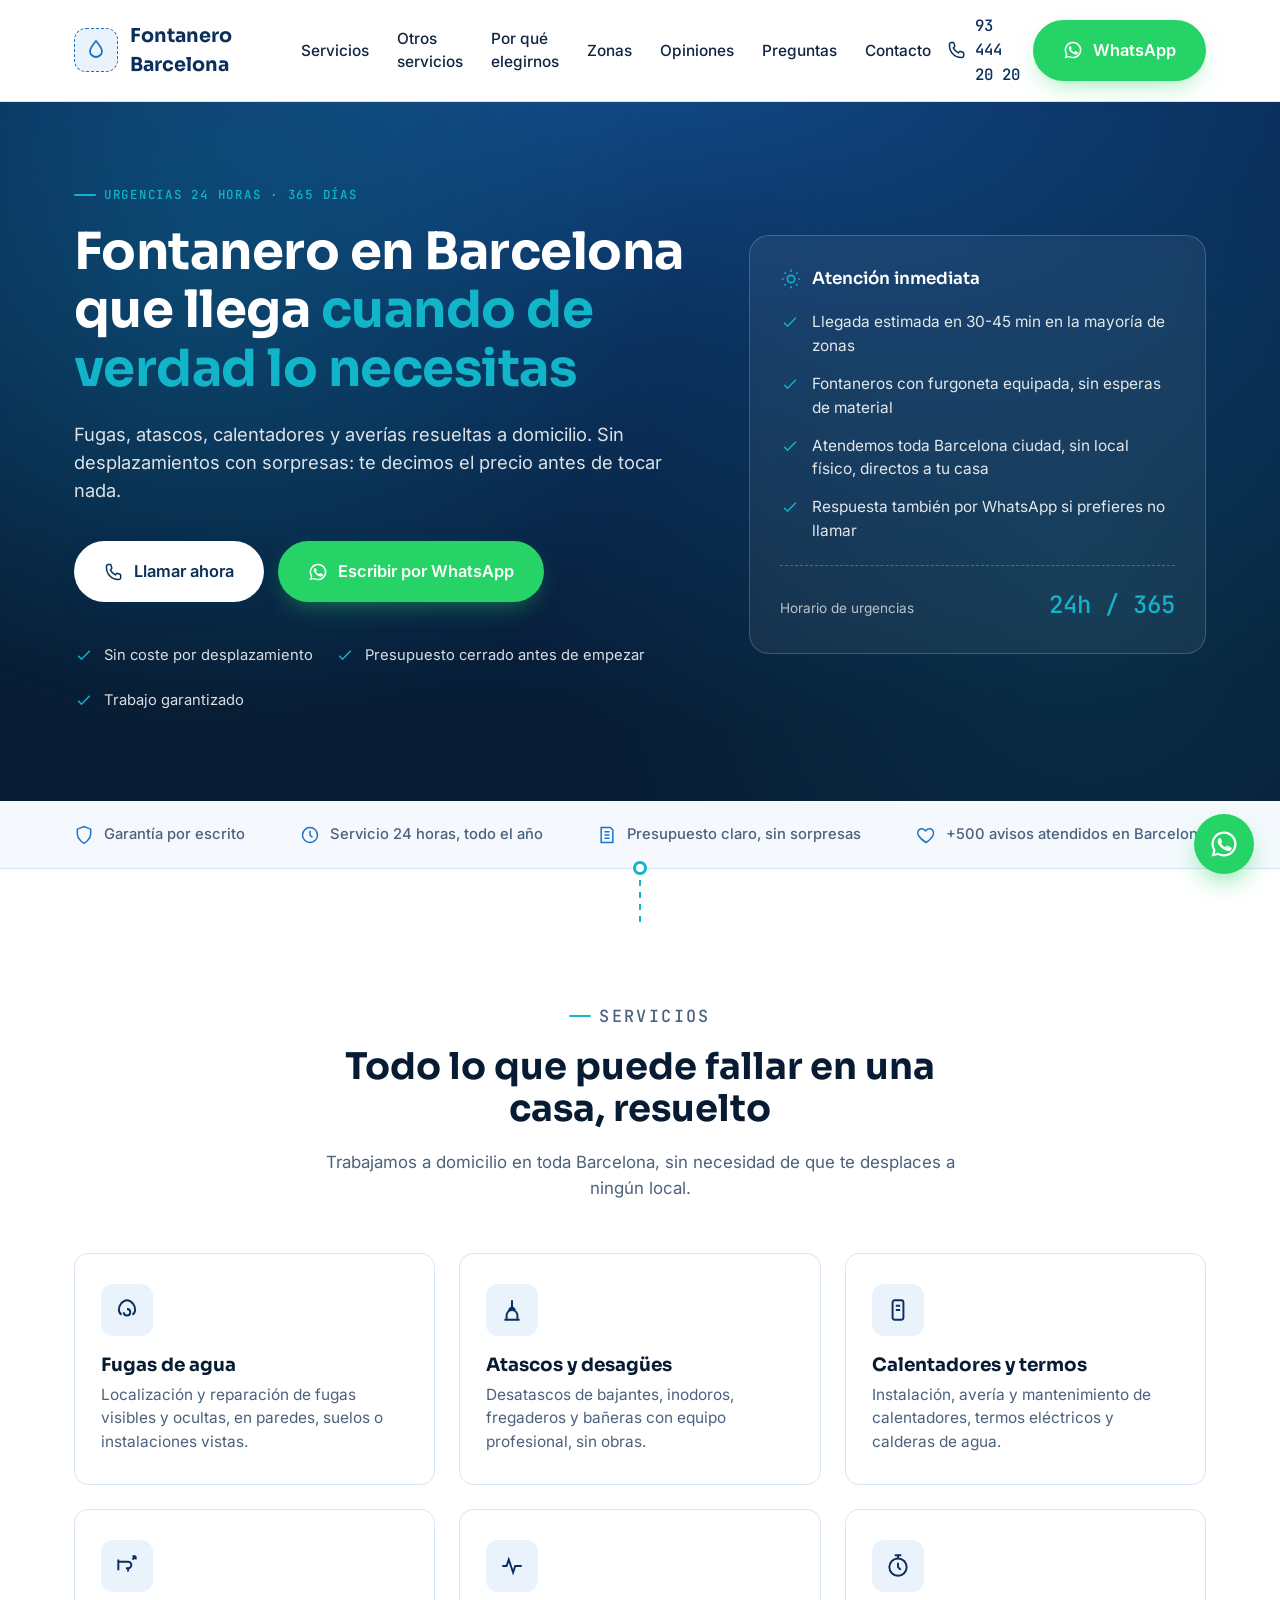
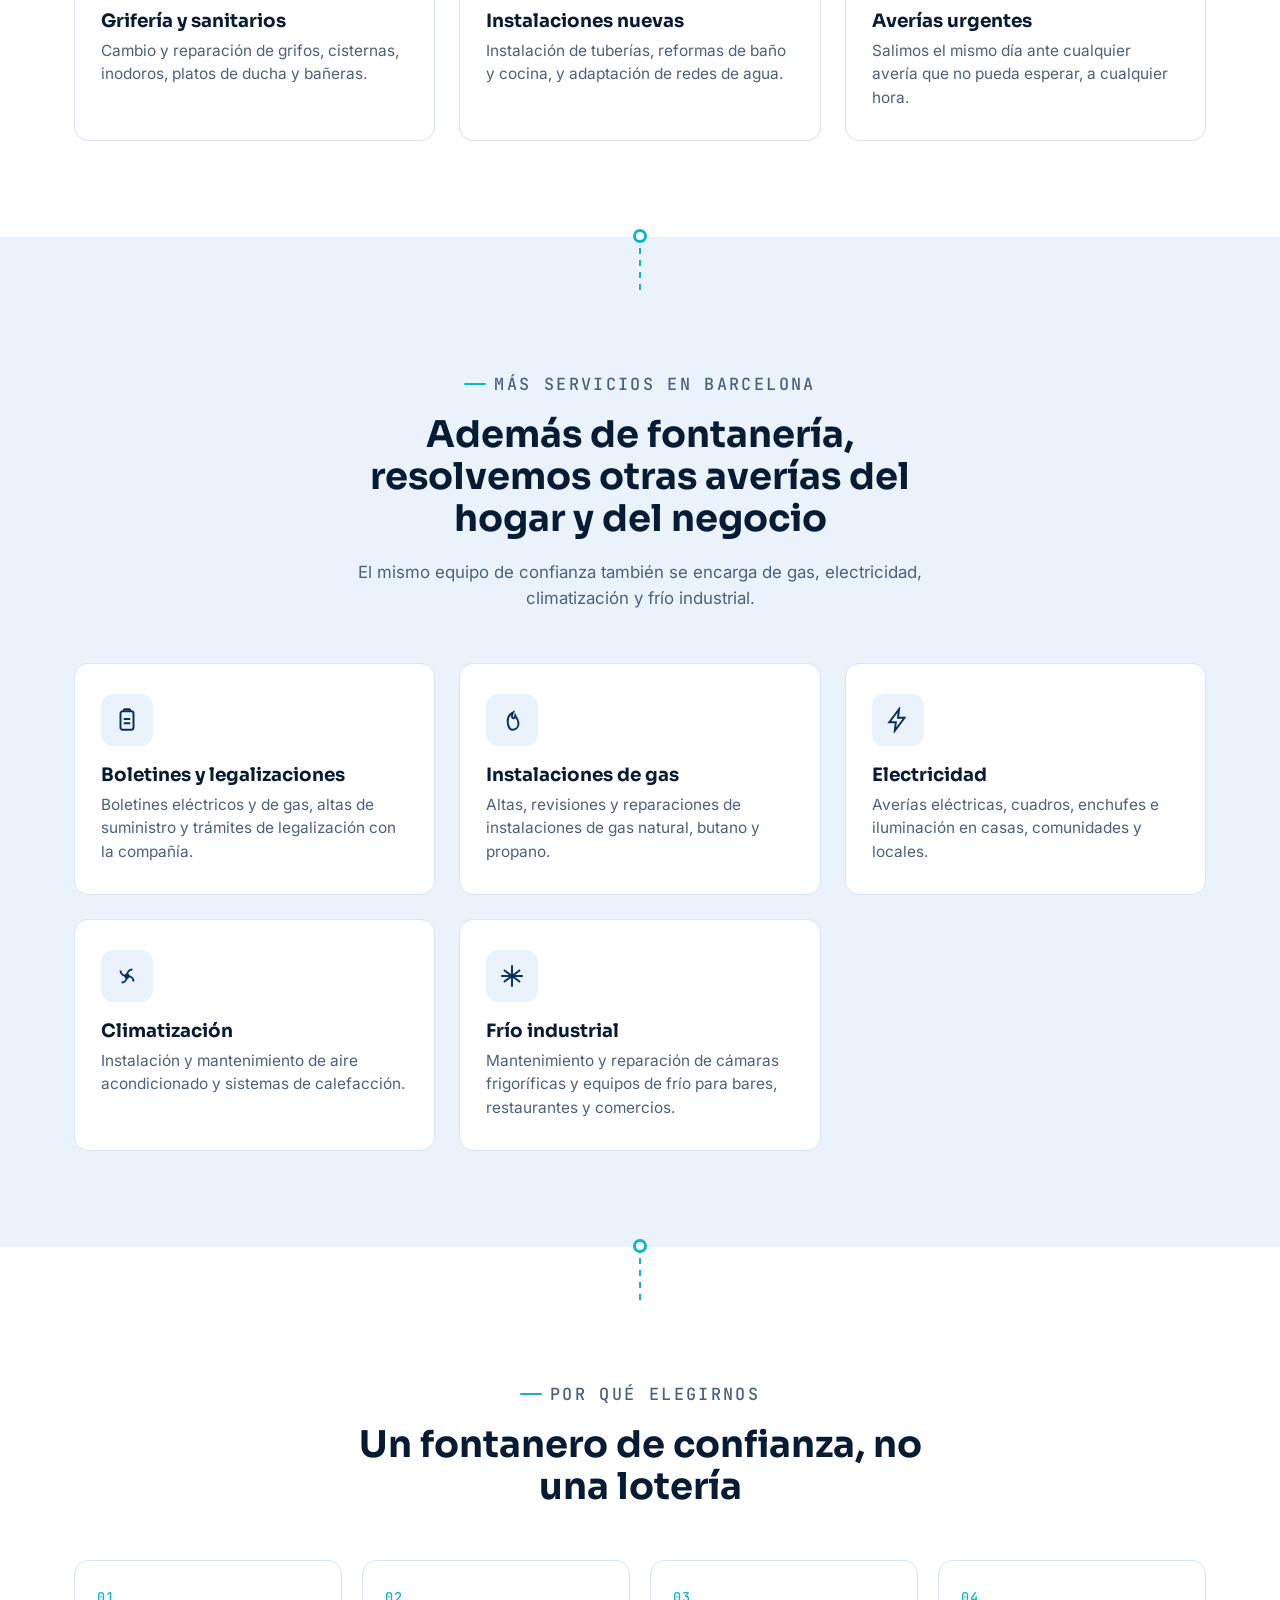
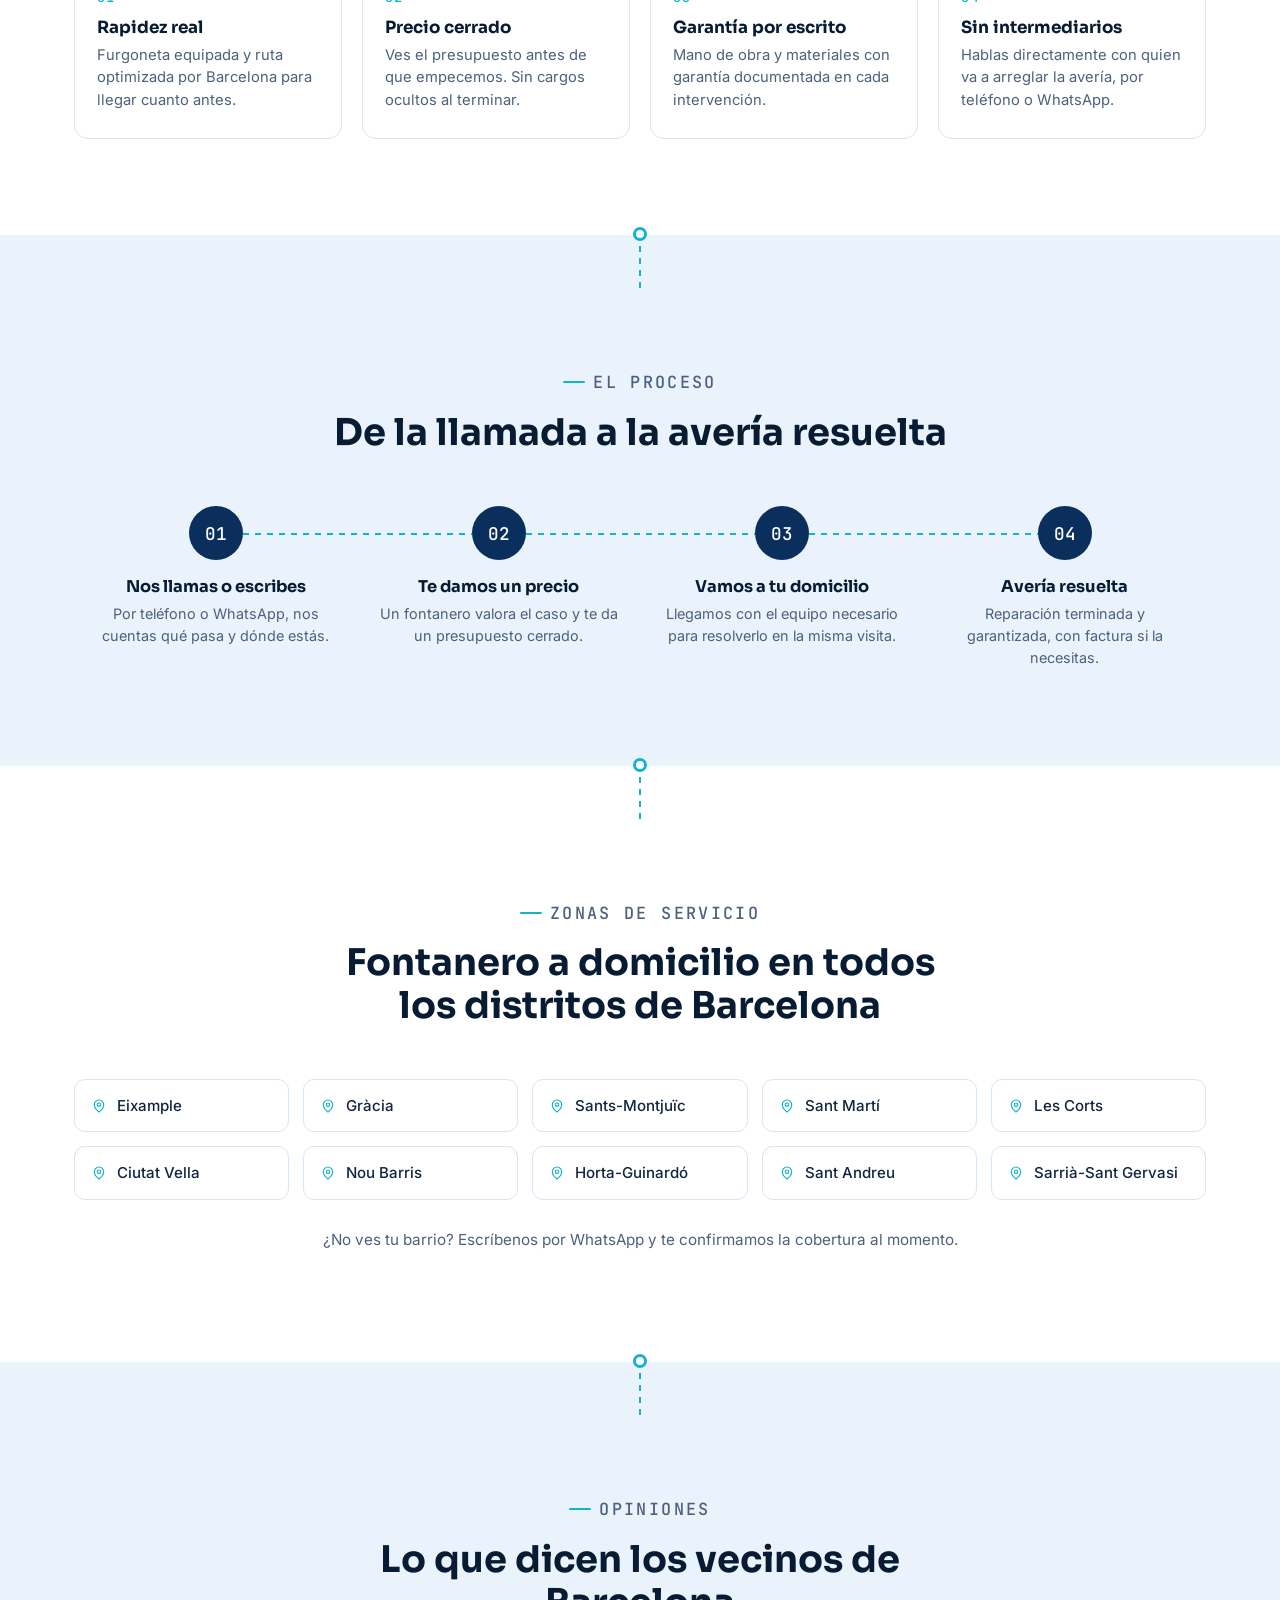
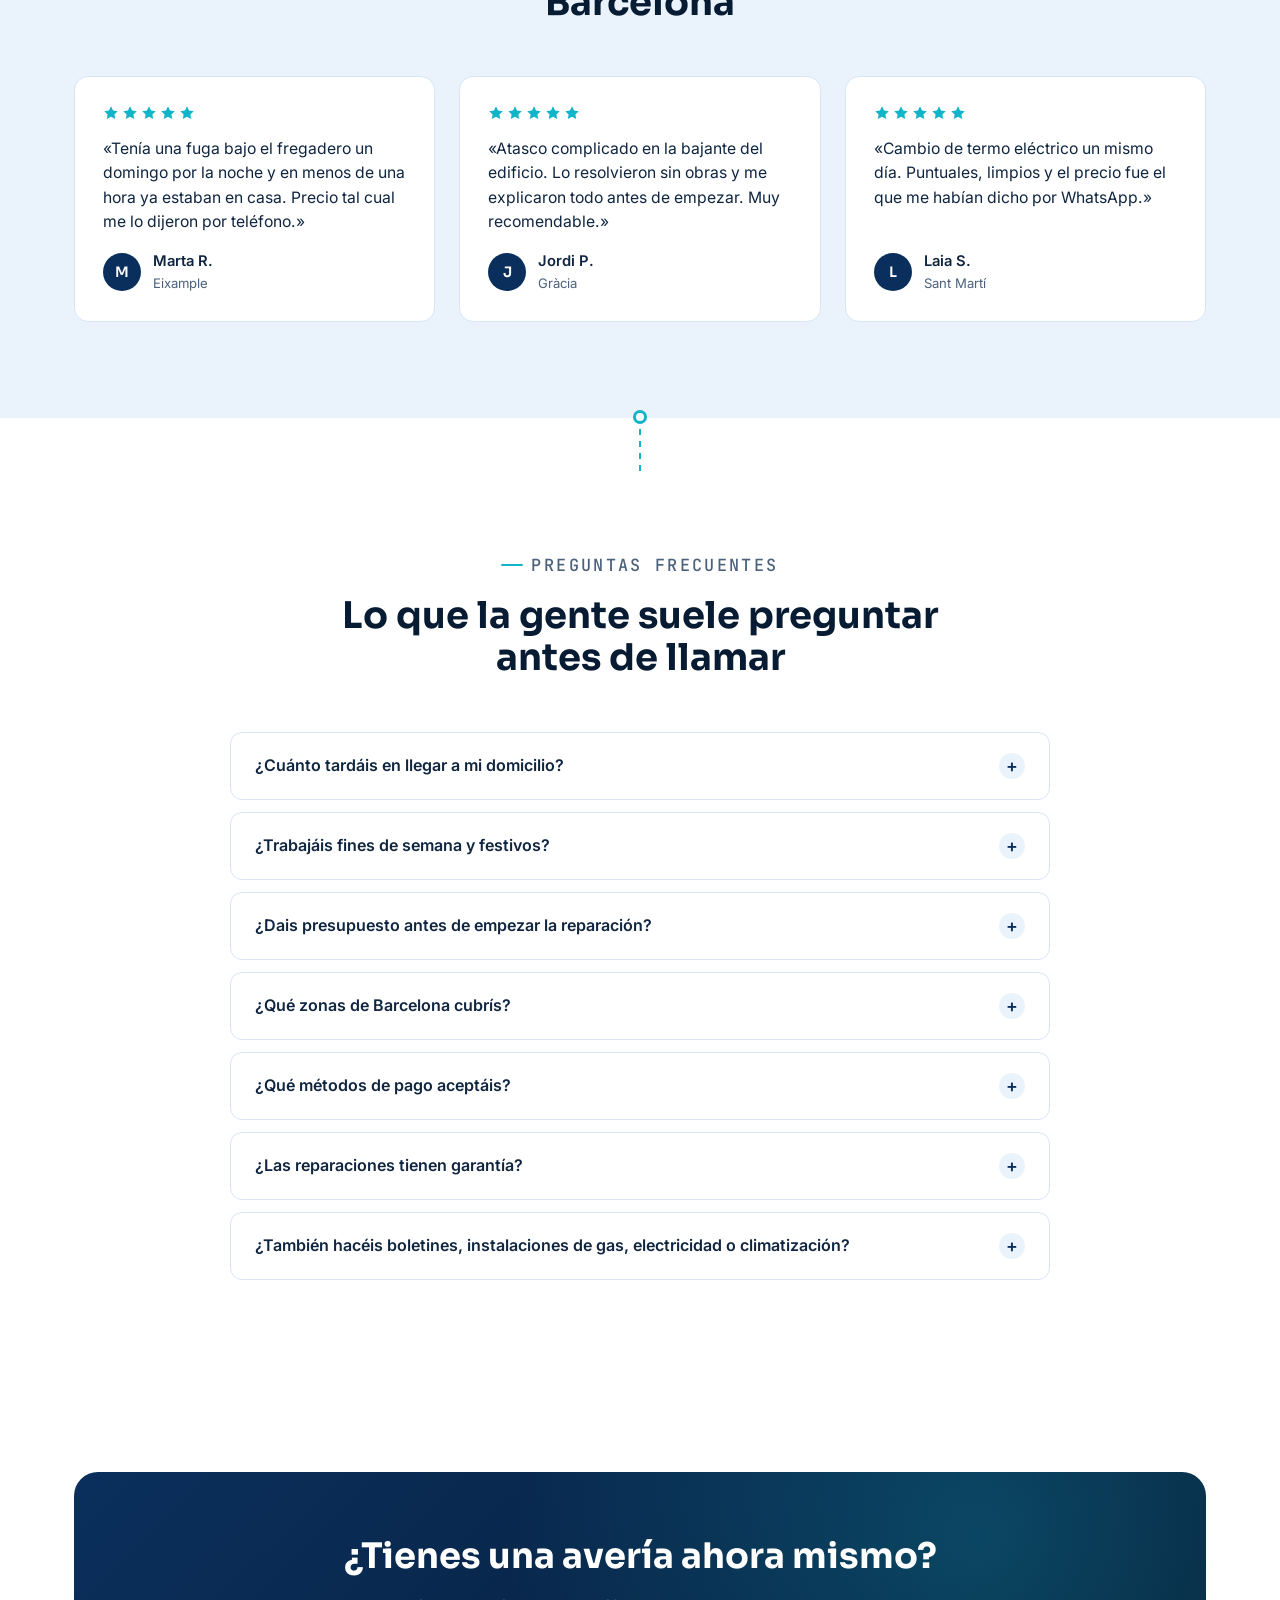
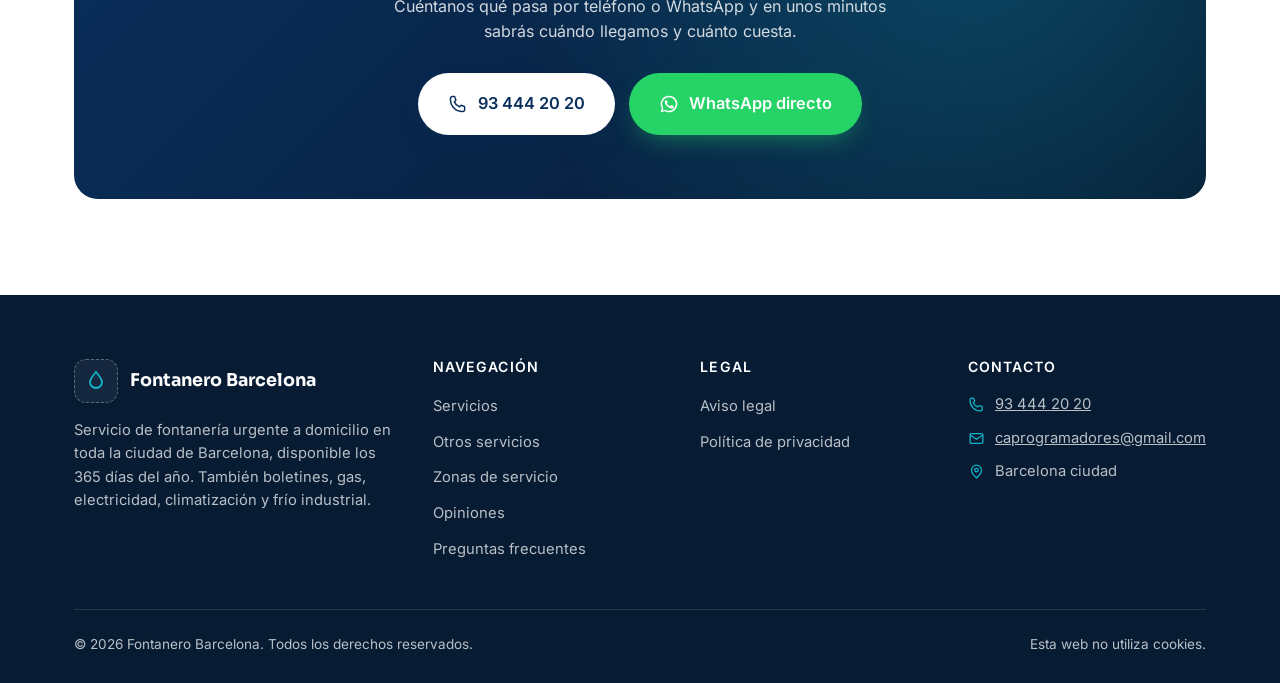
<file: index.html>
<!DOCTYPE html>
<html lang="es">
<head>
<meta charset="UTF-8">
<meta name="viewport" content="width=device-width, initial-scale=1.0">
<title>Fontanero Barcelona | Urgencias 24h a Domicilio</title>
<meta name="description" content="Fontanero urgente en Barcelona, servicio a domicilio los 365 días del año. Fugas, atascos, calentadores y averías. También boletines, gas, electricidad, climatización y frío industrial. Presupuesto claro antes de empezar. Llama o escribe por WhatsApp.">
<link rel="canonical" href="https://lampisteriabarna.com/">
<meta name="robots" content="index, follow">

<!-- Open Graph -->
<meta property="og:type" content="website">
<meta property="og:site_name" content="Fontanero Barcelona">
<meta property="og:title" content="Fontanero Barcelona | Urgencias 24h a Domicilio">
<meta property="og:description" content="Fontanero urgente en Barcelona, servicio a domicilio los 365 días del año. Fugas, atascos, calentadores, averías y también gas, electricidad, climatización y frío industrial.">
<meta property="og:url" content="https://lampisteriabarna.com/">
<meta property="og:image" content="https://lampisteriabarna.com/images/og-fontanero-barcelona.jpg">
<meta property="og:locale" content="es_ES">
<meta name="twitter:card" content="summary_large_image">

<link rel="icon" type="image/png" href="images/favicon.png">
<link rel="apple-touch-icon" href="images/apple-touch-icon.png">
<link rel="stylesheet" href="css/styles.css">

<script type="application/ld+json">
{
  "@context": "https://schema.org",
  "@type": "Plumber",
  "name": "Fontanero Barcelona",
  "image": "https://lampisteriabarna.com/images/og-fontanero-barcelona.jpg",
  "url": "https://lampisteriabarna.com/",
  "telephone": "+34934442020",
  "priceRange": "€€",
  "address": {
    "@type": "PostalAddress",
    "addressLocality": "Barcelona",
    "addressRegion": "Cataluña",
    "addressCountry": "ES"
  },
  "areaServed": [
    "Eixample","Gràcia","Sants-Montjuïc","Sant Martí","Les Corts",
    "Ciutat Vella","Nou Barris","Horta-Guinardó","Sant Andreu","Sarrià-Sant Gervasi"
  ],
  "openingHoursSpecification": {
    "@type": "OpeningHoursSpecification",
    "dayOfWeek": ["Monday","Tuesday","Wednesday","Thursday","Friday","Saturday","Sunday"],
    "opens": "00:00",
    "closes": "23:59"
  },
  "hasOfferCatalog": {
    "@type": "OfferCatalog",
    "name": "Servicios",
    "itemListElement": [
      {"@type":"Offer","itemOffered":{"@type":"Service","name":"Fontanería urgente"}},
      {"@type":"Offer","itemOffered":{"@type":"Service","name":"Boletines y legalizaciones de agua, gas y electricidad"}},
      {"@type":"Offer","itemOffered":{"@type":"Service","name":"Instalaciones de gas"}},
      {"@type":"Offer","itemOffered":{"@type":"Service","name":"Electricidad"}},
      {"@type":"Offer","itemOffered":{"@type":"Service","name":"Climatización"}},
      {"@type":"Offer","itemOffered":{"@type":"Service","name":"Frío industrial"}}
    ]
  },
  "sameAs": []
}
</script>
<script type="application/ld+json">
{
  "@context": "https://schema.org",
  "@type": "FAQPage",
  "mainEntity": [
    {"@type":"Question","name":"¿Cuánto tardáis en llegar a mi domicilio?","acceptedAnswer":{"@type":"Answer","text":"En la mayoría de las zonas de Barcelona llegamos en menos de 30-45 minutos desde tu llamada, dependiendo del tráfico y la disponibilidad del equipo."}},
    {"@type":"Question","name":"¿Trabajáis fines de semana y festivos?","acceptedAnswer":{"@type":"Answer","text":"Sí, el servicio de urgencias funciona los 365 días del año, incluidos fines de semana, festivos y horario nocturno."}},
    {"@type":"Question","name":"¿Dais presupuesto antes de empezar la reparación?","acceptedAnswer":{"@type":"Answer","text":"Sí. Antes de tocar nada te explicamos el problema y te damos un precio cerrado que aceptas antes de que empecemos a trabajar."}},
    {"@type":"Question","name":"¿Qué zonas de Barcelona cubrís?","acceptedAnswer":{"@type":"Answer","text":"Cubrimos toda la ciudad de Barcelona: Eixample, Gràcia, Sants-Montjuïc, Sant Martí, Les Corts, Ciutat Vella, Nou Barris, Horta-Guinardó, Sant Andreu y Sarrià-Sant Gervasi."}},
    {"@type":"Question","name":"¿Qué métodos de pago aceptáis?","acceptedAnswer":{"@type":"Answer","text":"Aceptamos efectivo, tarjeta y transferencia bancaria. Te lo confirmamos al concretar la visita."}},
    {"@type":"Question","name":"¿Las reparaciones tienen garantía?","acceptedAnswer":{"@type":"Answer","text":"Sí, todas nuestras intervenciones incluyen garantía por escrito sobre la mano de obra y los materiales instalados."}},
    {"@type":"Question","name":"¿También hacéis boletines, instalaciones de gas, electricidad o climatización?","acceptedAnswer":{"@type":"Answer","text":"Sí. Además de fontanería urgente realizamos boletines y legalizaciones de agua, gas y electricidad, instalaciones de gas, averías eléctricas, climatización y mantenimiento de frío industrial para negocios."}}
  ]
}
</script>
</head>
<body>

<a href="#contenido" class="visually-hidden" style="position:absolute;left:-9999px;">Saltar al contenido</a>

<!-- ===================== HEADER ===================== -->
<header class="header">
  <div class="contenedor header-interior">
    <a href="index.html" class="logo-hueco" aria-label="Fontanero Barcelona — inicio">
      <span class="logo-marca">
        <!-- Espacio reservado para el logo del cliente (sustituir por <img src="images/logo.png">) -->
        <svg viewBox="0 0 24 24" fill="none" stroke="currentColor" stroke-width="1.8"><path d="M12 3c3 3.5 6 7 6 10a6 6 0 1 1-12 0c0-3 3-6.5 6-10Z"/></svg>
      </span>
      Fontanero Barcelona
    </a>

    <nav class="nav-principal" id="nav-principal" aria-label="Navegación principal">
      <a href="#servicios">Servicios</a>
      <a href="#otros-servicios">Otros servicios</a>
      <a href="#por-que">Por qué elegirnos</a>
      <a href="#zonas">Zonas</a>
      <a href="#opiniones">Opiniones</a>
      <a href="#preguntas">Preguntas</a>
      <a href="#contacto">Contacto</a>
    </nav>

    <div class="header-acciones">
      <a href="tel:+34934442020" class="telefono-header">
        <svg class="icono-btn" viewBox="0 0 24 24" fill="none" stroke="currentColor" stroke-width="1.8"><path d="M3 5c0-1.1.9-2 2-2h2.2c.5 0 1 .3 1.1.8l1 3a1.2 1.2 0 0 1-.3 1.2L7.6 9.4a12 12 0 0 0 6 6l1.4-1.4a1.2 1.2 0 0 1 1.2-.3l3 1c.5.2.8.6.8 1.1V19c0 1.1-.9 2-2 2h-1C9.4 21 3 14.6 3 6.5V5Z"/></svg>
        <span>93 444 20 20</span>
      </a>
      <a href="https://wa.me/34666626666?text=Hola%2C%20necesito%20un%20fontanero%20en%20Barcelona" class="btn btn-whatsapp" target="_blank" rel="noopener">
        <svg class="icono-btn" viewBox="0 0 24 24" fill="currentColor"><path d="M12 2a10 10 0 0 0-8.6 15.1L2 22l5.1-1.3A10 10 0 1 0 12 2Zm0 18.2a8.2 8.2 0 0 1-4.2-1.1l-.3-.2-3 .8.8-2.9-.2-.3A8.2 8.2 0 1 1 12 20.2Zm4.5-6.1c-.2-.1-1.5-.7-1.7-.8-.2-.1-.4-.1-.6.1-.2.2-.7.8-.8.9-.1.2-.3.2-.5.1-.2-.1-1-.4-1.9-1.2-.7-.6-1.2-1.4-1.3-1.6-.1-.2 0-.4.1-.5l.4-.4c.1-.1.2-.3.2-.4.1-.2 0-.3 0-.5-.1-.1-.6-1.5-.8-2-.2-.5-.4-.4-.6-.4h-.5c-.2 0-.5.1-.7.3-.2.2-.9.9-.9 2.2s1 2.6 1.1 2.7c.1.2 2 3 4.7 4.2.7.3 1.2.5 1.6.6.7.2 1.3.2 1.8.1.5-.1 1.5-.6 1.8-1.2.2-.6.2-1.1.1-1.2-.1-.1-.2-.2-.4-.3Z"/></svg>
        WhatsApp
      </a>
    </div>

    <button class="menu-toggle" aria-label="Abrir menú" aria-expanded="false" aria-controls="nav-principal">
      <svg viewBox="0 0 24 24" fill="none" stroke="currentColor" stroke-width="1.8"><path d="M3 6h18M3 12h18M3 18h18"/></svg>
    </button>
  </div>
</header>

<main id="contenido">

  <!-- ===================== HERO ===================== -->
  <section class="hero">
    <div class="contenedor hero-grid">
      <div>
        <p class="eyebrow" style="color:var(--azul-cian);margin-bottom:18px;">Urgencias 24 horas · 365 días</p>
        <h1>Fontanero en Barcelona que llega <span>cuando de verdad lo necesitas</span></h1>
        <p class="hero-sub">Fugas, atascos, calentadores y averías resueltas a domicilio. Sin desplazamientos con sorpresas: te decimos el precio antes de tocar nada.</p>
        <div class="hero-acciones">
          <a href="tel:+34934442020" class="btn btn-llamar">
            <svg class="icono-btn" viewBox="0 0 24 24" fill="none" stroke="currentColor" stroke-width="1.8"><path d="M3 5c0-1.1.9-2 2-2h2.2c.5 0 1 .3 1.1.8l1 3a1.2 1.2 0 0 1-.3 1.2L7.6 9.4a12 12 0 0 0 6 6l1.4-1.4a1.2 1.2 0 0 1 1.2-.3l3 1c.5.2.8.6.8 1.1V19c0 1.1-.9 2-2 2h-1C9.4 21 3 14.6 3 6.5V5Z"/></svg>
            Llamar ahora
          </a>
          <a href="https://wa.me/34666626666?text=Hola%2C%20necesito%20un%20fontanero%20en%20Barcelona" class="btn btn-whatsapp" target="_blank" rel="noopener">
            <svg class="icono-btn" viewBox="0 0 24 24" fill="currentColor"><path d="M12 2a10 10 0 0 0-8.6 15.1L2 22l5.1-1.3A10 10 0 1 0 12 2Zm0 18.2a8.2 8.2 0 0 1-4.2-1.1l-.3-.2-3 .8.8-2.9-.2-.3A8.2 8.2 0 1 1 12 20.2Zm4.5-6.1c-.2-.1-1.5-.7-1.7-.8-.2-.1-.4-.1-.6.1-.2.2-.7.8-.8.9-.1.2-.3.2-.5.1-.2-.1-1-.4-1.9-1.2-.7-.6-1.2-1.4-1.3-1.6-.1-.2 0-.4.1-.5l.4-.4c.1-.1.2-.3.2-.4.1-.2 0-.3 0-.5-.1-.1-.6-1.5-.8-2-.2-.5-.4-.4-.6-.4h-.5c-.2 0-.5.1-.7.3-.2.2-.9.9-.9 2.2s1 2.6 1.1 2.7c.1.2 2 3 4.7 4.2.7.3 1.2.5 1.6.6.7.2 1.3.2 1.8.1.5-.1 1.5-.6 1.8-1.2.2-.6.2-1.1.1-1.2-.1-.1-.2-.2-.4-.3Z"/></svg>
            Escribir por WhatsApp
          </a>
        </div>
        <div class="hero-badges">
          <span class="hero-badge"><svg viewBox="0 0 24 24" fill="none" stroke="currentColor" stroke-width="1.8"><path d="m5 13 4 4L19 7"/></svg>Sin coste por desplazamiento</span>
          <span class="hero-badge"><svg viewBox="0 0 24 24" fill="none" stroke="currentColor" stroke-width="1.8"><path d="m5 13 4 4L19 7"/></svg>Presupuesto cerrado antes de empezar</span>
          <span class="hero-badge"><svg viewBox="0 0 24 24" fill="none" stroke="currentColor" stroke-width="1.8"><path d="m5 13 4 4L19 7"/></svg>Trabajo garantizado</span>
        </div>
      </div>

      <div class="hero-panel">
        <p class="hero-panel-titulo">
          <svg viewBox="0 0 24 24" fill="none" stroke="currentColor" stroke-width="1.8"><path d="M12 2v2M12 20v2M4.9 4.9l1.4 1.4M17.7 17.7l1.4 1.4M2 12h2M20 12h2M4.9 19.1l1.4-1.4M17.7 6.3l1.4-1.4"/><circle cx="12" cy="12" r="4"/></svg>
          Atención inmediata
        </p>
        <ul class="mini-lista">
          <li><svg viewBox="0 0 24 24" fill="none" stroke="currentColor" stroke-width="1.8"><path d="m5 13 4 4L19 7"/></svg>Llegada estimada en 30-45 min en la mayoría de zonas</li>
          <li><svg viewBox="0 0 24 24" fill="none" stroke="currentColor" stroke-width="1.8"><path d="m5 13 4 4L19 7"/></svg>Fontaneros con furgoneta equipada, sin esperas de material</li>
          <li><svg viewBox="0 0 24 24" fill="none" stroke="currentColor" stroke-width="1.8"><path d="m5 13 4 4L19 7"/></svg>Atendemos toda Barcelona ciudad, sin local físico, directos a tu casa</li>
          <li><svg viewBox="0 0 24 24" fill="none" stroke="currentColor" stroke-width="1.8"><path d="m5 13 4 4L19 7"/></svg>Respuesta también por WhatsApp si prefieres no llamar</li>
        </ul>
        <div class="hero-tarifa">
          <span class="hero-tarifa-label">Horario de urgencias</span>
          <span class="hero-tarifa-num">24h / 365</span>
        </div>
      </div>
    </div>
  </section>

  <!-- ===================== BARRA CONFIANZA ===================== -->
  <div class="barra-confianza">
    <div class="contenedor">
      <span class="confianza-item"><svg viewBox="0 0 24 24" fill="none" stroke="currentColor" stroke-width="1.8"><path d="M12 22s8-4.5 8-11V5l-8-3-8 3v6c0 6.5 8 11 8 11Z"/></svg>Garantía por escrito</span>
      <span class="confianza-item"><svg viewBox="0 0 24 24" fill="none" stroke="currentColor" stroke-width="1.8"><circle cx="12" cy="12" r="9"/><path d="M12 7v5l3 3"/></svg>Servicio 24 horas, todo el año</span>
      <span class="confianza-item"><svg viewBox="0 0 24 24" fill="none" stroke="currentColor" stroke-width="1.8"><path d="M9 12h6M9 16h6M9 8h6M5 3h11l3 3v15H5z"/></svg>Presupuesto claro, sin sorpresas</span>
      <span class="confianza-item"><svg viewBox="0 0 24 24" fill="none" stroke="currentColor" stroke-width="1.8"><path d="M12 21s-6.7-4.3-9.3-8.7C1 9 2.4 5.4 6 4.6c2-.4 3.7.5 4.9 2 .3.4 1 .4 1.3 0 1.2-1.5 2.9-2.4 4.9-2 3.6.8 5 4.4 3.3 7.7C18.7 16.7 12 21 12 21Z"/></svg>+500 avisos atendidos en Barcelona</span>
    </div>
  </div>

  <!-- ===================== SERVICIOS ===================== -->
  <section class="seccion seccion-tubo" id="servicios">
    <div class="linea-tuberia"></div><div class="junta"></div>
    <div class="contenedor">
      <div class="cabecera-seccion">
        <p class="eyebrow" style="justify-content:center;">Servicios</p>
        <h2>Todo lo que puede fallar en una casa, resuelto</h2>
        <p>Trabajamos a domicilio en toda Barcelona, sin necesidad de que te desplaces a ningún local.</p>
      </div>

      <div class="grid-servicios">
        <article class="tarjeta-servicio">
          <div class="icono-wrap"><svg viewBox="0 0 24 24" fill="none" stroke="currentColor" stroke-width="1.8"><path d="M7 16.3c-1.5-1-2.5-2.7-2.5-4.6C4.5 8 7.8 3 12 3s7.5 5 7.5 8.7c0 1.9-1 3.6-2.5 4.6"/><path d="M9 14c0 1.7 1.3 3 3 3s3-1.3 3-3-1.3-3-3-3"/></svg></div>
          <h3>Fugas de agua</h3>
          <p>Localización y reparación de fugas visibles y ocultas, en paredes, suelos o instalaciones vistas.</p>
        </article>
        <article class="tarjeta-servicio">
          <div class="icono-wrap"><svg viewBox="0 0 24 24" fill="none" stroke="currentColor" stroke-width="1.8"><path d="M12 3v6m0 0-3 3m3-3 3 3M5 21h14M7 21v-4a5 5 0 0 1 10 0v4"/></svg></div>
          <h3>Atascos y desagües</h3>
          <p>Desatascos de bajantes, inodoros, fregaderos y bañeras con equipo profesional, sin obras.</p>
        </article>
        <article class="tarjeta-servicio">
          <div class="icono-wrap"><svg viewBox="0 0 24 24" fill="none" stroke="currentColor" stroke-width="1.8"><rect x="7" y="3" width="10" height="18" rx="2"/><path d="M10 8h4M10 12h4"/></svg></div>
          <h3>Calentadores y termos</h3>
          <p>Instalación, avería y mantenimiento de calentadores, termos eléctricos y calderas de agua.</p>
        </article>
        <article class="tarjeta-servicio">
          <div class="icono-wrap"><svg viewBox="0 0 24 24" fill="none" stroke="currentColor" stroke-width="1.8"><path d="M4 8h9a3 3 0 0 1 0 6h-2M4 8v8M4 8V6m9 8v3m4-11 3-3m0 0v3m0-3h-3"/></svg></div>
          <h3>Grifería y sanitarios</h3>
          <p>Cambio y reparación de grifos, cisternas, inodoros, platos de ducha y bañeras.</p>
        </article>
        <article class="tarjeta-servicio">
          <div class="icono-wrap"><svg viewBox="0 0 24 24" fill="none" stroke="currentColor" stroke-width="1.8"><path d="M3 12h4l2-6 4 12 2-6h6"/></svg></div>
          <h3>Instalaciones nuevas</h3>
          <p>Instalación de tuberías, reformas de baño y cocina, y adaptación de redes de agua.</p>
        </article>
        <article class="tarjeta-servicio">
          <div class="icono-wrap"><svg viewBox="0 0 24 24" fill="none" stroke="currentColor" stroke-width="1.8"><path d="M12 9v4l2.5 2.5"/><circle cx="12" cy="13" r="8"/><path d="M9 2h6M12 2v3"/></svg></div>
          <h3>Averías urgentes</h3>
          <p>Salimos el mismo día ante cualquier avería que no pueda esperar, a cualquier hora.</p>
        </article>
      </div>
    </div>
  </section>

  <!-- ===================== OTROS SERVICIOS ===================== -->
  <section class="seccion seccion-tubo fondo-claro" id="otros-servicios">
    <div class="linea-tuberia"></div><div class="junta"></div>
    <div class="contenedor">
      <div class="cabecera-seccion">
        <p class="eyebrow" style="justify-content:center;">Más servicios en Barcelona</p>
        <h2>Además de fontanería, resolvemos otras averías del hogar y del negocio</h2>
        <p>El mismo equipo de confianza también se encarga de gas, electricidad, climatización y frío industrial.</p>
      </div>
      <div class="grid-servicios">
        <article class="tarjeta-servicio">
          <div class="icono-wrap"><svg viewBox="0 0 24 24" fill="none" stroke="currentColor" stroke-width="1.8"><rect x="6" y="4" width="12" height="17" rx="2"/><path d="M9 4V3a1 1 0 0 1 1-1h4a1 1 0 0 1 1 1v1M9 11h6M9 15h6"/></svg></div>
          <h3>Boletines y legalizaciones</h3>
          <p>Boletines eléctricos y de gas, altas de suministro y trámites de legalización con la compañía.</p>
        </article>
        <article class="tarjeta-servicio">
          <div class="icono-wrap"><svg viewBox="0 0 24 24" fill="none" stroke="currentColor" stroke-width="1.8"><path d="M12 21c4 0 6-2.7 6-6 0-3-2-5-3-7-.3 2-1.5 3-2.5 2-1-1-.5-3 .5-5-3 1.5-5 5-5 8 0 4.5 2 8 4 8Z"/></svg></div>
          <h3>Instalaciones de gas</h3>
          <p>Altas, revisiones y reparaciones de instalaciones de gas natural, butano y propano.</p>
        </article>
        <article class="tarjeta-servicio">
          <div class="icono-wrap"><svg viewBox="0 0 24 24" fill="none" stroke="currentColor" stroke-width="1.8"><path d="M13 2 4 14h6l-1 8 9-12h-6l1-8Z"/></svg></div>
          <h3>Electricidad</h3>
          <p>Averías eléctricas, cuadros, enchufes e iluminación en casas, comunidades y locales.</p>
        </article>
        <article class="tarjeta-servicio">
          <div class="icono-wrap"><svg viewBox="0 0 24 24" fill="none" stroke="currentColor" stroke-width="1.8"><circle cx="12" cy="12" r="1.5"/><path d="M12 12c0-3.5 2-6 5-6M12 12c3.5 0 6 2 6 5M12 12c0 3.5-2 6-5 6M12 12c-3.5 0-6-2-6-5"/></svg></div>
          <h3>Climatización</h3>
          <p>Instalación y mantenimiento de aire acondicionado y sistemas de calefacción.</p>
        </article>
        <article class="tarjeta-servicio">
          <div class="icono-wrap"><svg viewBox="0 0 24 24" fill="none" stroke="currentColor" stroke-width="1.8"><path d="M12 2v20M4.5 6.5l15 11M19.5 6.5l-15 11M2 12h20"/></svg></div>
          <h3>Frío industrial</h3>
          <p>Mantenimiento y reparación de cámaras frigoríficas y equipos de frío para bares, restaurantes y comercios.</p>
        </article>
      </div>
    </div>
  </section>

  <!-- ===================== POR QUÉ ELEGIRNOS ===================== -->
  <section class="seccion seccion-tubo" id="por-que">
    <div class="linea-tuberia"></div><div class="junta"></div>
    <div class="contenedor">
      <div class="cabecera-seccion">
        <p class="eyebrow" style="justify-content:center;">Por qué elegirnos</p>
        <h2>Un fontanero de confianza, no una lotería</h2>
      </div>
      <div class="grid-razones">
        <div class="tarjeta-razon">
          <span class="num">01</span>
          <h3>Rapidez real</h3>
          <p>Furgoneta equipada y ruta optimizada por Barcelona para llegar cuanto antes.</p>
        </div>
        <div class="tarjeta-razon">
          <span class="num">02</span>
          <h3>Precio cerrado</h3>
          <p>Ves el presupuesto antes de que empecemos. Sin cargos ocultos al terminar.</p>
        </div>
        <div class="tarjeta-razon">
          <span class="num">03</span>
          <h3>Garantía por escrito</h3>
          <p>Mano de obra y materiales con garantía documentada en cada intervención.</p>
        </div>
        <div class="tarjeta-razon">
          <span class="num">04</span>
          <h3>Sin intermediarios</h3>
          <p>Hablas directamente con quien va a arreglar la avería, por teléfono o WhatsApp.</p>
        </div>
      </div>
    </div>
  </section>

  <!-- ===================== CÓMO TRABAJAMOS ===================== -->
  <section class="seccion seccion-tubo fondo-claro">
    <div class="linea-tuberia"></div><div class="junta"></div>
    <div class="contenedor">
      <div class="cabecera-seccion">
        <p class="eyebrow" style="justify-content:center;">El proceso</p>
        <h2>De la llamada a la avería resuelta</h2>
      </div>
      <div class="pasos">
        <div class="paso">
          <div class="paso-circulo">01</div>
          <h3>Nos llamas o escribes</h3>
          <p>Por teléfono o WhatsApp, nos cuentas qué pasa y dónde estás.</p>
        </div>
        <div class="paso">
          <div class="paso-circulo">02</div>
          <h3>Te damos un precio</h3>
          <p>Un fontanero valora el caso y te da un presupuesto cerrado.</p>
        </div>
        <div class="paso">
          <div class="paso-circulo">03</div>
          <h3>Vamos a tu domicilio</h3>
          <p>Llegamos con el equipo necesario para resolverlo en la misma visita.</p>
        </div>
        <div class="paso">
          <div class="paso-circulo">04</div>
          <h3>Avería resuelta</h3>
          <p>Reparación terminada y garantizada, con factura si la necesitas.</p>
        </div>
      </div>
    </div>
  </section>

  <!-- ===================== ZONAS ===================== -->
  <section class="seccion seccion-tubo" id="zonas">
    <div class="linea-tuberia"></div><div class="junta"></div>
    <div class="contenedor">
      <div class="cabecera-seccion">
        <p class="eyebrow" style="justify-content:center;">Zonas de servicio</p>
        <h2>Fontanero a domicilio en todos los distritos de Barcelona</h2>
      </div>
      <div class="grid-zonas">
        <span class="chip-zona"><svg viewBox="0 0 24 24" fill="none" stroke="currentColor" stroke-width="1.8"><path d="M12 21s7-5.5 7-11a7 7 0 1 0-14 0c0 5.5 7 11 7 11Z"/><circle cx="12" cy="10" r="2.5"/></svg>Eixample</span>
        <span class="chip-zona"><svg viewBox="0 0 24 24" fill="none" stroke="currentColor" stroke-width="1.8"><path d="M12 21s7-5.5 7-11a7 7 0 1 0-14 0c0 5.5 7 11 7 11Z"/><circle cx="12" cy="10" r="2.5"/></svg>Gràcia</span>
        <span class="chip-zona"><svg viewBox="0 0 24 24" fill="none" stroke="currentColor" stroke-width="1.8"><path d="M12 21s7-5.5 7-11a7 7 0 1 0-14 0c0 5.5 7 11 7 11Z"/><circle cx="12" cy="10" r="2.5"/></svg>Sants-Montjuïc</span>
        <span class="chip-zona"><svg viewBox="0 0 24 24" fill="none" stroke="currentColor" stroke-width="1.8"><path d="M12 21s7-5.5 7-11a7 7 0 1 0-14 0c0 5.5 7 11 7 11Z"/><circle cx="12" cy="10" r="2.5"/></svg>Sant Martí</span>
        <span class="chip-zona"><svg viewBox="0 0 24 24" fill="none" stroke="currentColor" stroke-width="1.8"><path d="M12 21s7-5.5 7-11a7 7 0 1 0-14 0c0 5.5 7 11 7 11Z"/><circle cx="12" cy="10" r="2.5"/></svg>Les Corts</span>
        <span class="chip-zona"><svg viewBox="0 0 24 24" fill="none" stroke="currentColor" stroke-width="1.8"><path d="M12 21s7-5.5 7-11a7 7 0 1 0-14 0c0 5.5 7 11 7 11Z"/><circle cx="12" cy="10" r="2.5"/></svg>Ciutat Vella</span>
        <span class="chip-zona"><svg viewBox="0 0 24 24" fill="none" stroke="currentColor" stroke-width="1.8"><path d="M12 21s7-5.5 7-11a7 7 0 1 0-14 0c0 5.5 7 11 7 11Z"/><circle cx="12" cy="10" r="2.5"/></svg>Nou Barris</span>
        <span class="chip-zona"><svg viewBox="0 0 24 24" fill="none" stroke="currentColor" stroke-width="1.8"><path d="M12 21s7-5.5 7-11a7 7 0 1 0-14 0c0 5.5 7 11 7 11Z"/><circle cx="12" cy="10" r="2.5"/></svg>Horta-Guinardó</span>
        <span class="chip-zona"><svg viewBox="0 0 24 24" fill="none" stroke="currentColor" stroke-width="1.8"><path d="M12 21s7-5.5 7-11a7 7 0 1 0-14 0c0 5.5 7 11 7 11Z"/><circle cx="12" cy="10" r="2.5"/></svg>Sant Andreu</span>
        <span class="chip-zona"><svg viewBox="0 0 24 24" fill="none" stroke="currentColor" stroke-width="1.8"><path d="M12 21s7-5.5 7-11a7 7 0 1 0-14 0c0 5.5 7 11 7 11Z"/><circle cx="12" cy="10" r="2.5"/></svg>Sarrià-Sant Gervasi</span>
      </div>
      <p class="zonas-nota">¿No ves tu barrio? Escríbenos por WhatsApp y te confirmamos la cobertura al momento.</p>
    </div>
  </section>

  <!-- ===================== TESTIMONIOS ===================== -->
  <section class="seccion seccion-tubo fondo-claro" id="opiniones">
    <div class="linea-tuberia"></div><div class="junta"></div>
    <div class="contenedor">
      <div class="cabecera-seccion">
        <p class="eyebrow" style="justify-content:center;">Opiniones</p>
        <h2>Lo que dicen los vecinos de Barcelona</h2>
      </div>
      <div class="grid-testimonios">
        <article class="tarjeta-testimonio">
          <div class="estrellas" aria-label="5 de 5 estrellas">
            <svg viewBox="0 0 24 24" fill="currentColor"><path d="m12 2 3.1 6.3 7 1-5 4.9 1.2 6.9L12 17.8 5.7 21l1.2-6.9-5-4.9 7-1L12 2Z"/></svg><svg viewBox="0 0 24 24" fill="currentColor"><path d="m12 2 3.1 6.3 7 1-5 4.9 1.2 6.9L12 17.8 5.7 21l1.2-6.9-5-4.9 7-1L12 2Z"/></svg><svg viewBox="0 0 24 24" fill="currentColor"><path d="m12 2 3.1 6.3 7 1-5 4.9 1.2 6.9L12 17.8 5.7 21l1.2-6.9-5-4.9 7-1L12 2Z"/></svg><svg viewBox="0 0 24 24" fill="currentColor"><path d="m12 2 3.1 6.3 7 1-5 4.9 1.2 6.9L12 17.8 5.7 21l1.2-6.9-5-4.9 7-1L12 2Z"/></svg><svg viewBox="0 0 24 24" fill="currentColor"><path d="m12 2 3.1 6.3 7 1-5 4.9 1.2 6.9L12 17.8 5.7 21l1.2-6.9-5-4.9 7-1L12 2Z"/></svg>
          </div>
          <p>«Tenía una fuga bajo el fregadero un domingo por la noche y en menos de una hora ya estaban en casa. Precio tal cual me lo dijeron por teléfono.»</p>
          <div class="testimonio-autor">
            <span class="avatar-inicial">M</span>
            <div><div class="testimonio-nombre">Marta R.</div><div class="testimonio-zona">Eixample</div></div>
          </div>
        </article>
        <article class="tarjeta-testimonio">
          <div class="estrellas" aria-label="5 de 5 estrellas">
            <svg viewBox="0 0 24 24" fill="currentColor"><path d="m12 2 3.1 6.3 7 1-5 4.9 1.2 6.9L12 17.8 5.7 21l1.2-6.9-5-4.9 7-1L12 2Z"/></svg><svg viewBox="0 0 24 24" fill="currentColor"><path d="m12 2 3.1 6.3 7 1-5 4.9 1.2 6.9L12 17.8 5.7 21l1.2-6.9-5-4.9 7-1L12 2Z"/></svg><svg viewBox="0 0 24 24" fill="currentColor"><path d="m12 2 3.1 6.3 7 1-5 4.9 1.2 6.9L12 17.8 5.7 21l1.2-6.9-5-4.9 7-1L12 2Z"/></svg><svg viewBox="0 0 24 24" fill="currentColor"><path d="m12 2 3.1 6.3 7 1-5 4.9 1.2 6.9L12 17.8 5.7 21l1.2-6.9-5-4.9 7-1L12 2Z"/></svg><svg viewBox="0 0 24 24" fill="currentColor"><path d="m12 2 3.1 6.3 7 1-5 4.9 1.2 6.9L12 17.8 5.7 21l1.2-6.9-5-4.9 7-1L12 2Z"/></svg>
          </div>
          <p>«Atasco complicado en la bajante del edificio. Lo resolvieron sin obras y me explicaron todo antes de empezar. Muy recomendable.»</p>
          <div class="testimonio-autor">
            <span class="avatar-inicial">J</span>
            <div><div class="testimonio-nombre">Jordi P.</div><div class="testimonio-zona">Gràcia</div></div>
          </div>
        </article>
        <article class="tarjeta-testimonio">
          <div class="estrellas" aria-label="5 de 5 estrellas">
            <svg viewBox="0 0 24 24" fill="currentColor"><path d="m12 2 3.1 6.3 7 1-5 4.9 1.2 6.9L12 17.8 5.7 21l1.2-6.9-5-4.9 7-1L12 2Z"/></svg><svg viewBox="0 0 24 24" fill="currentColor"><path d="m12 2 3.1 6.3 7 1-5 4.9 1.2 6.9L12 17.8 5.7 21l1.2-6.9-5-4.9 7-1L12 2Z"/></svg><svg viewBox="0 0 24 24" fill="currentColor"><path d="m12 2 3.1 6.3 7 1-5 4.9 1.2 6.9L12 17.8 5.7 21l1.2-6.9-5-4.9 7-1L12 2Z"/></svg><svg viewBox="0 0 24 24" fill="currentColor"><path d="m12 2 3.1 6.3 7 1-5 4.9 1.2 6.9L12 17.8 5.7 21l1.2-6.9-5-4.9 7-1L12 2Z"/></svg><svg viewBox="0 0 24 24" fill="currentColor"><path d="m12 2 3.1 6.3 7 1-5 4.9 1.2 6.9L12 17.8 5.7 21l1.2-6.9-5-4.9 7-1L12 2Z"/></svg>
          </div>
          <p>«Cambio de termo eléctrico un mismo día. Puntuales, limpios y el precio fue el que me habían dicho por WhatsApp.»</p>
          <div class="testimonio-autor">
            <span class="avatar-inicial">L</span>
            <div><div class="testimonio-nombre">Laia S.</div><div class="testimonio-zona">Sant Martí</div></div>
          </div>
        </article>
      </div>
    </div>
  </section>

  <!-- ===================== FAQ ===================== -->
  <section class="seccion seccion-tubo" id="preguntas">
    <div class="linea-tuberia"></div><div class="junta"></div>
    <div class="contenedor">
      <div class="cabecera-seccion">
        <p class="eyebrow" style="justify-content:center;">Preguntas frecuentes</p>
        <h2>Lo que la gente suele preguntar antes de llamar</h2>
      </div>
      <div class="faq-lista">
        <details class="faq-item">
          <summary>¿Cuánto tardáis en llegar a mi domicilio?<span class="signo">+</span></summary>
          <div class="faq-respuesta">En la mayoría de las zonas de Barcelona llegamos en menos de 30-45 minutos desde tu llamada, dependiendo del tráfico y la disponibilidad del equipo.</div>
        </details>
        <details class="faq-item">
          <summary>¿Trabajáis fines de semana y festivos?<span class="signo">+</span></summary>
          <div class="faq-respuesta">Sí, el servicio de urgencias funciona los 365 días del año, incluidos fines de semana, festivos y horario nocturno.</div>
        </details>
        <details class="faq-item">
          <summary>¿Dais presupuesto antes de empezar la reparación?<span class="signo">+</span></summary>
          <div class="faq-respuesta">Sí. Antes de tocar nada te explicamos el problema y te damos un precio cerrado que aceptas antes de que empecemos a trabajar.</div>
        </details>
        <details class="faq-item">
          <summary>¿Qué zonas de Barcelona cubrís?<span class="signo">+</span></summary>
          <div class="faq-respuesta">Cubrimos toda la ciudad de Barcelona: Eixample, Gràcia, Sants-Montjuïc, Sant Martí, Les Corts, Ciutat Vella, Nou Barris, Horta-Guinardó, Sant Andreu y Sarrià-Sant Gervasi.</div>
        </details>
        <details class="faq-item">
          <summary>¿Qué métodos de pago aceptáis?<span class="signo">+</span></summary>
          <div class="faq-respuesta">Aceptamos efectivo, tarjeta y transferencia bancaria. Te lo confirmamos al concretar la visita.</div>
        </details>
        <details class="faq-item">
          <summary>¿Las reparaciones tienen garantía?<span class="signo">+</span></summary>
          <div class="faq-respuesta">Sí, todas nuestras intervenciones incluyen garantía por escrito sobre la mano de obra y los materiales instalados.</div>
        </details>
        <details class="faq-item">
          <summary>¿También hacéis boletines, instalaciones de gas, electricidad o climatización?<span class="signo">+</span></summary>
          <div class="faq-respuesta">Sí. Además de fontanería urgente realizamos boletines y legalizaciones de agua, gas y electricidad, instalaciones de gas, averías eléctricas, climatización y mantenimiento de frío industrial para negocios.</div>
        </details>
      </div>
    </div>
  </section>

  <!-- ===================== CTA FINAL ===================== -->
  <section class="seccion" id="contacto">
    <div class="contenedor">
      <div class="cta-final">
        <div class="cta-final-interior">
          <h2>¿Tienes una avería ahora mismo?</h2>
          <p>Cuéntanos qué pasa por teléfono o WhatsApp y en unos minutos sabrás cuándo llegamos y cuánto cuesta.</p>
          <div class="hero-acciones">
            <a href="tel:+34934442020" class="btn btn-llamar">
              <svg class="icono-btn" viewBox="0 0 24 24" fill="none" stroke="currentColor" stroke-width="1.8"><path d="M3 5c0-1.1.9-2 2-2h2.2c.5 0 1 .3 1.1.8l1 3a1.2 1.2 0 0 1-.3 1.2L7.6 9.4a12 12 0 0 0 6 6l1.4-1.4a1.2 1.2 0 0 1 1.2-.3l3 1c.5.2.8.6.8 1.1V19c0 1.1-.9 2-2 2h-1C9.4 21 3 14.6 3 6.5V5Z"/></svg>
              93 444 20 20
            </a>
            <a href="https://wa.me/34666626666?text=Hola%2C%20necesito%20un%20fontanero%20en%20Barcelona" class="btn btn-whatsapp" target="_blank" rel="noopener">
              <svg class="icono-btn" viewBox="0 0 24 24" fill="currentColor"><path d="M12 2a10 10 0 0 0-8.6 15.1L2 22l5.1-1.3A10 10 0 1 0 12 2Zm0 18.2a8.2 8.2 0 0 1-4.2-1.1l-.3-.2-3 .8.8-2.9-.2-.3A8.2 8.2 0 1 1 12 20.2Zm4.5-6.1c-.2-.1-1.5-.7-1.7-.8-.2-.1-.4-.1-.6.1-.2.2-.7.8-.8.9-.1.2-.3.2-.5.1-.2-.1-1-.4-1.9-1.2-.7-.6-1.2-1.4-1.3-1.6-.1-.2 0-.4.1-.5l.4-.4c.1-.1.2-.3.2-.4.1-.2 0-.3 0-.5-.1-.1-.6-1.5-.8-2-.2-.5-.4-.4-.6-.4h-.5c-.2 0-.5.1-.7.3-.2.2-.9.9-.9 2.2s1 2.6 1.1 2.7c.1.2 2 3 4.7 4.2.7.3 1.2.5 1.6.6.7.2 1.3.2 1.8.1.5-.1 1.5-.6 1.8-1.2.2-.6.2-1.1.1-1.2-.1-.1-.2-.2-.4-.3Z"/></svg>
              WhatsApp directo
            </a>
          </div>
        </div>
      </div>
    </div>
  </section>

</main>

<!-- ===================== FOOTER ===================== -->
<footer class="footer">
  <div class="contenedor">
    <div class="footer-grid">
      <div>
        <div class="footer-marca">
          <span class="logo-marca">
            <svg viewBox="0 0 24 24" fill="none" stroke="currentColor" stroke-width="1.8"><path d="M12 3c3 3.5 6 7 6 10a6 6 0 1 1-12 0c0-3 3-6.5 6-10Z"/></svg>
          </span>
          <span>Fontanero Barcelona</span>
        </div>
        <p>Servicio de fontanería urgente a domicilio en toda la ciudad de Barcelona, disponible los 365 días del año. También boletines, gas, electricidad, climatización y frío industrial.</p>
      </div>
      <div>
        <h4>Navegación</h4>
        <ul class="footer-lista">
          <li><a href="#servicios">Servicios</a></li>
          <li><a href="#otros-servicios">Otros servicios</a></li>
          <li><a href="#zonas">Zonas de servicio</a></li>
          <li><a href="#opiniones">Opiniones</a></li>
          <li><a href="#preguntas">Preguntas frecuentes</a></li>
        </ul>
      </div>
      <div>
        <h4>Legal</h4>
        <ul class="footer-lista">
          <li><a href="aviso-legal.html">Aviso legal</a></li>
          <li><a href="politica-privacidad.html">Política de privacidad</a></li>
        </ul>
      </div>
      <div>
        <h4>Contacto</h4>
        <div class="footer-contacto-item">
          <svg viewBox="0 0 24 24" fill="none" stroke="currentColor" stroke-width="1.8"><path d="M3 5c0-1.1.9-2 2-2h2.2c.5 0 1 .3 1.1.8l1 3a1.2 1.2 0 0 1-.3 1.2L7.6 9.4a12 12 0 0 0 6 6l1.4-1.4a1.2 1.2 0 0 1 1.2-.3l3 1c.5.2.8.6.8 1.1V19c0 1.1-.9 2-2 2h-1C9.4 21 3 14.6 3 6.5V5Z"/></svg>
          <a href="tel:+34934442020">93 444 20 20</a>
        </div>
        <div class="footer-contacto-item">
          <svg viewBox="0 0 24 24" fill="none" stroke="currentColor" stroke-width="1.8"><rect x="3" y="5" width="18" height="14" rx="2"/><path d="m3 7 9 6 9-6"/></svg>
          <a href="mailto:caprogramadores@gmail.com">caprogramadores@gmail.com</a>
        </div>
        <div class="footer-contacto-item">
          <svg viewBox="0 0 24 24" fill="none" stroke="currentColor" stroke-width="1.8"><path d="M12 21s7-5.5 7-11a7 7 0 1 0-14 0c0 5.5 7 11 7 11Z"/><circle cx="12" cy="10" r="2.5"/></svg>
          <span>Barcelona ciudad</span>
        </div>
      </div>
    </div>
    <div class="footer-linea">
      <span>© <span id="anio-actual">2026</span> Fontanero Barcelona. Todos los derechos reservados.</span>
      <span>Esta web no utiliza cookies.</span>
    </div>
  </div>
</footer>

<!-- WhatsApp flotante (escritorio) -->
<a href="https://wa.me/34666626666?text=Hola%2C%20necesito%20un%20fontanero%20en%20Barcelona" class="whatsapp-flotante" target="_blank" rel="noopener" aria-label="Escribir por WhatsApp">
  <svg viewBox="0 0 24 24" fill="currentColor"><path d="M12 2a10 10 0 0 0-8.6 15.1L2 22l5.1-1.3A10 10 0 1 0 12 2Zm0 18.2a8.2 8.2 0 0 1-4.2-1.1l-.3-.2-3 .8.8-2.9-.2-.3A8.2 8.2 0 1 1 12 20.2Zm4.5-6.1c-.2-.1-1.5-.7-1.7-.8-.2-.1-.4-.1-.6.1-.2.2-.7.8-.8.9-.1.2-.3.2-.5.1-.2-.1-1-.4-1.9-1.2-.7-.6-1.2-1.4-1.3-1.6-.1-.2 0-.4.1-.5l.4-.4c.1-.1.2-.3.2-.4.1-.2 0-.3 0-.5-.1-.1-.6-1.5-.8-2-.2-.5-.4-.4-.6-.4h-.5c-.2 0-.5.1-.7.3-.2.2-.9.9-.9 2.2s1 2.6 1.1 2.7c.1.2 2 3 4.7 4.2.7.3 1.2.5 1.6.6.7.2 1.3.2 1.8.1.5-.1 1.5-.6 1.8-1.2.2-.6.2-1.1.1-1.2-.1-.1-.2-.2-.4-.3Z"/></svg>
</a>

<!-- Barra fija móvil -->
<div class="barra-movil">
  <a href="tel:+34934442020" class="btn btn-oscuro">Llamar</a>
  <a href="https://wa.me/34666626666?text=Hola%2C%20necesito%20un%20fontanero%20en%20Barcelona" class="btn btn-whatsapp" target="_blank" rel="noopener">WhatsApp</a>
</div>

<script src="js/script.js"></script>
</body>
</html>
</file>
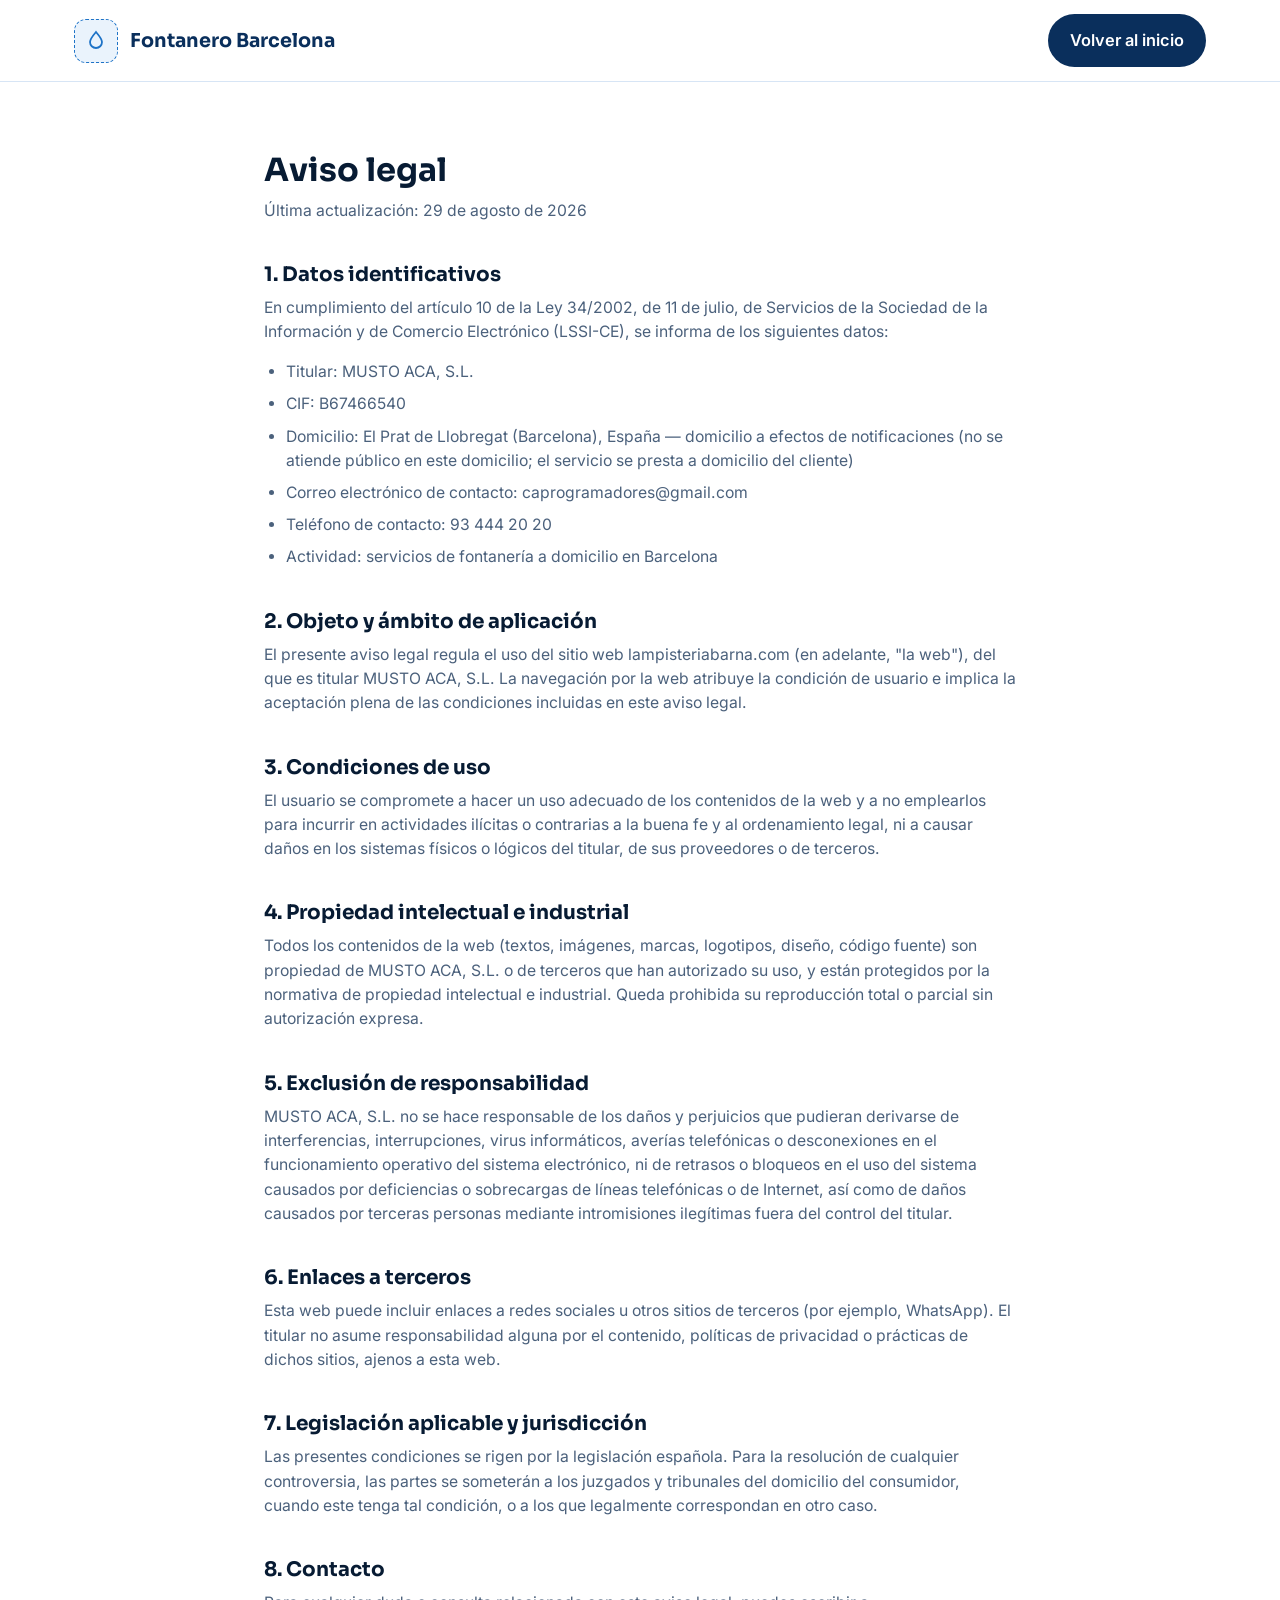
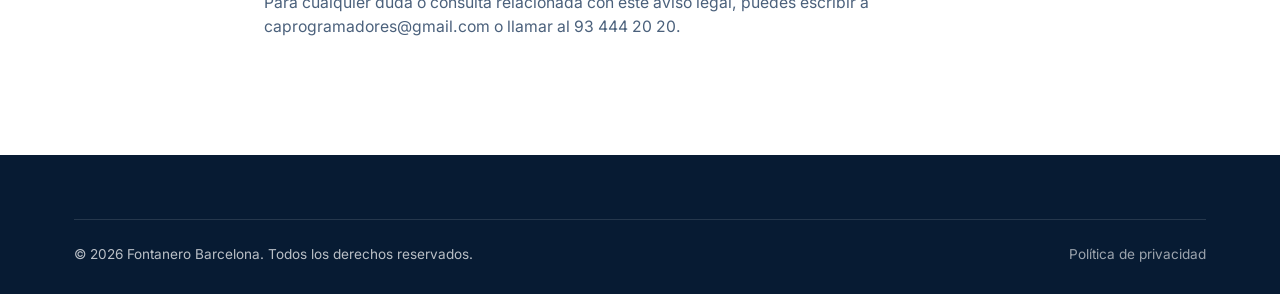
<file: aviso-legal.html>
<!DOCTYPE html>
<html lang="es">
<head>
<meta charset="UTF-8">
<meta name="viewport" content="width=device-width, initial-scale=1.0">
<title>Aviso Legal | Fontanero Barcelona</title>
<meta name="description" content="Aviso legal de Fontanero Barcelona, servicio de fontanería urgente a domicilio en Barcelona.">
<meta name="robots" content="noindex, follow">
<link rel="canonical" href="https://lampisteriabarna.com/aviso-legal.html">
<link rel="icon" type="image/png" href="images/favicon.png">
<link rel="stylesheet" href="css/styles.css">
</head>
<body>

<header class="header">
  <div class="contenedor header-interior">
    <a href="index.html" class="logo-hueco" aria-label="Fontanero Barcelona — inicio">
      <span class="logo-marca">
        <svg viewBox="0 0 24 24" fill="none" stroke="currentColor" stroke-width="1.8"><path d="M12 3c3 3.5 6 7 6 10a6 6 0 1 1-12 0c0-3 3-6.5 6-10Z"/></svg>
      </span>
      Fontanero Barcelona
    </a>
    <a href="index.html" class="btn btn-oscuro" style="padding:12px 20px;">Volver al inicio</a>
  </div>
</header>

<main class="legal-wrap">
  <h1>Aviso legal</h1>
  <p class="legal-fecha">Última actualización: 29 de agosto de 2026</p>

  <h2>1. Datos identificativos</h2>
  <p>En cumplimiento del artículo 10 de la Ley 34/2002, de 11 de julio, de Servicios de la Sociedad de la Información y de Comercio Electrónico (LSSI-CE), se informa de los siguientes datos:</p>
  <ul>
    <li>Titular: MUSTO ACA, S.L.</li>
    <li>CIF: B67466540</li>
    <li>Domicilio: El Prat de Llobregat (Barcelona), España — domicilio a efectos de notificaciones (no se atiende público en este domicilio; el servicio se presta a domicilio del cliente)</li>
    <li>Correo electrónico de contacto: caprogramadores@gmail.com</li>
    <li>Teléfono de contacto: 93 444 20 20</li>
    <li>Actividad: servicios de fontanería a domicilio en Barcelona</li>
  </ul>

  <h2>2. Objeto y ámbito de aplicación</h2>
  <p>El presente aviso legal regula el uso del sitio web lampisteriabarna.com (en adelante, "la web"), del que es titular MUSTO ACA, S.L. La navegación por la web atribuye la condición de usuario e implica la aceptación plena de las condiciones incluidas en este aviso legal.</p>

  <h2>3. Condiciones de uso</h2>
  <p>El usuario se compromete a hacer un uso adecuado de los contenidos de la web y a no emplearlos para incurrir en actividades ilícitas o contrarias a la buena fe y al ordenamiento legal, ni a causar daños en los sistemas físicos o lógicos del titular, de sus proveedores o de terceros.</p>

  <h2>4. Propiedad intelectual e industrial</h2>
  <p>Todos los contenidos de la web (textos, imágenes, marcas, logotipos, diseño, código fuente) son propiedad de MUSTO ACA, S.L. o de terceros que han autorizado su uso, y están protegidos por la normativa de propiedad intelectual e industrial. Queda prohibida su reproducción total o parcial sin autorización expresa.</p>

  <h2>5. Exclusión de responsabilidad</h2>
  <p>MUSTO ACA, S.L. no se hace responsable de los daños y perjuicios que pudieran derivarse de interferencias, interrupciones, virus informáticos, averías telefónicas o desconexiones en el funcionamiento operativo del sistema electrónico, ni de retrasos o bloqueos en el uso del sistema causados por deficiencias o sobrecargas de líneas telefónicas o de Internet, así como de daños causados por terceras personas mediante intromisiones ilegítimas fuera del control del titular.</p>

  <h2>6. Enlaces a terceros</h2>
  <p>Esta web puede incluir enlaces a redes sociales u otros sitios de terceros (por ejemplo, WhatsApp). El titular no asume responsabilidad alguna por el contenido, políticas de privacidad o prácticas de dichos sitios, ajenos a esta web.</p>

  <h2>7. Legislación aplicable y jurisdicción</h2>
  <p>Las presentes condiciones se rigen por la legislación española. Para la resolución de cualquier controversia, las partes se someterán a los juzgados y tribunales del domicilio del consumidor, cuando este tenga tal condición, o a los que legalmente correspondan en otro caso.</p>

  <h2>8. Contacto</h2>
  <p>Para cualquier duda o consulta relacionada con este aviso legal, puedes escribir a caprogramadores@gmail.com o llamar al 93 444 20 20.</p>
</main>

<footer class="footer">
  <div class="contenedor">
    <div class="footer-linea">
      <span>© <span id="anio-actual">2026</span> Fontanero Barcelona. Todos los derechos reservados.</span>
      <span><a href="politica-privacidad.html">Política de privacidad</a></span>
    </div>
  </div>
</footer>

<script src="js/script.js"></script>
</body>
</html>
</file>
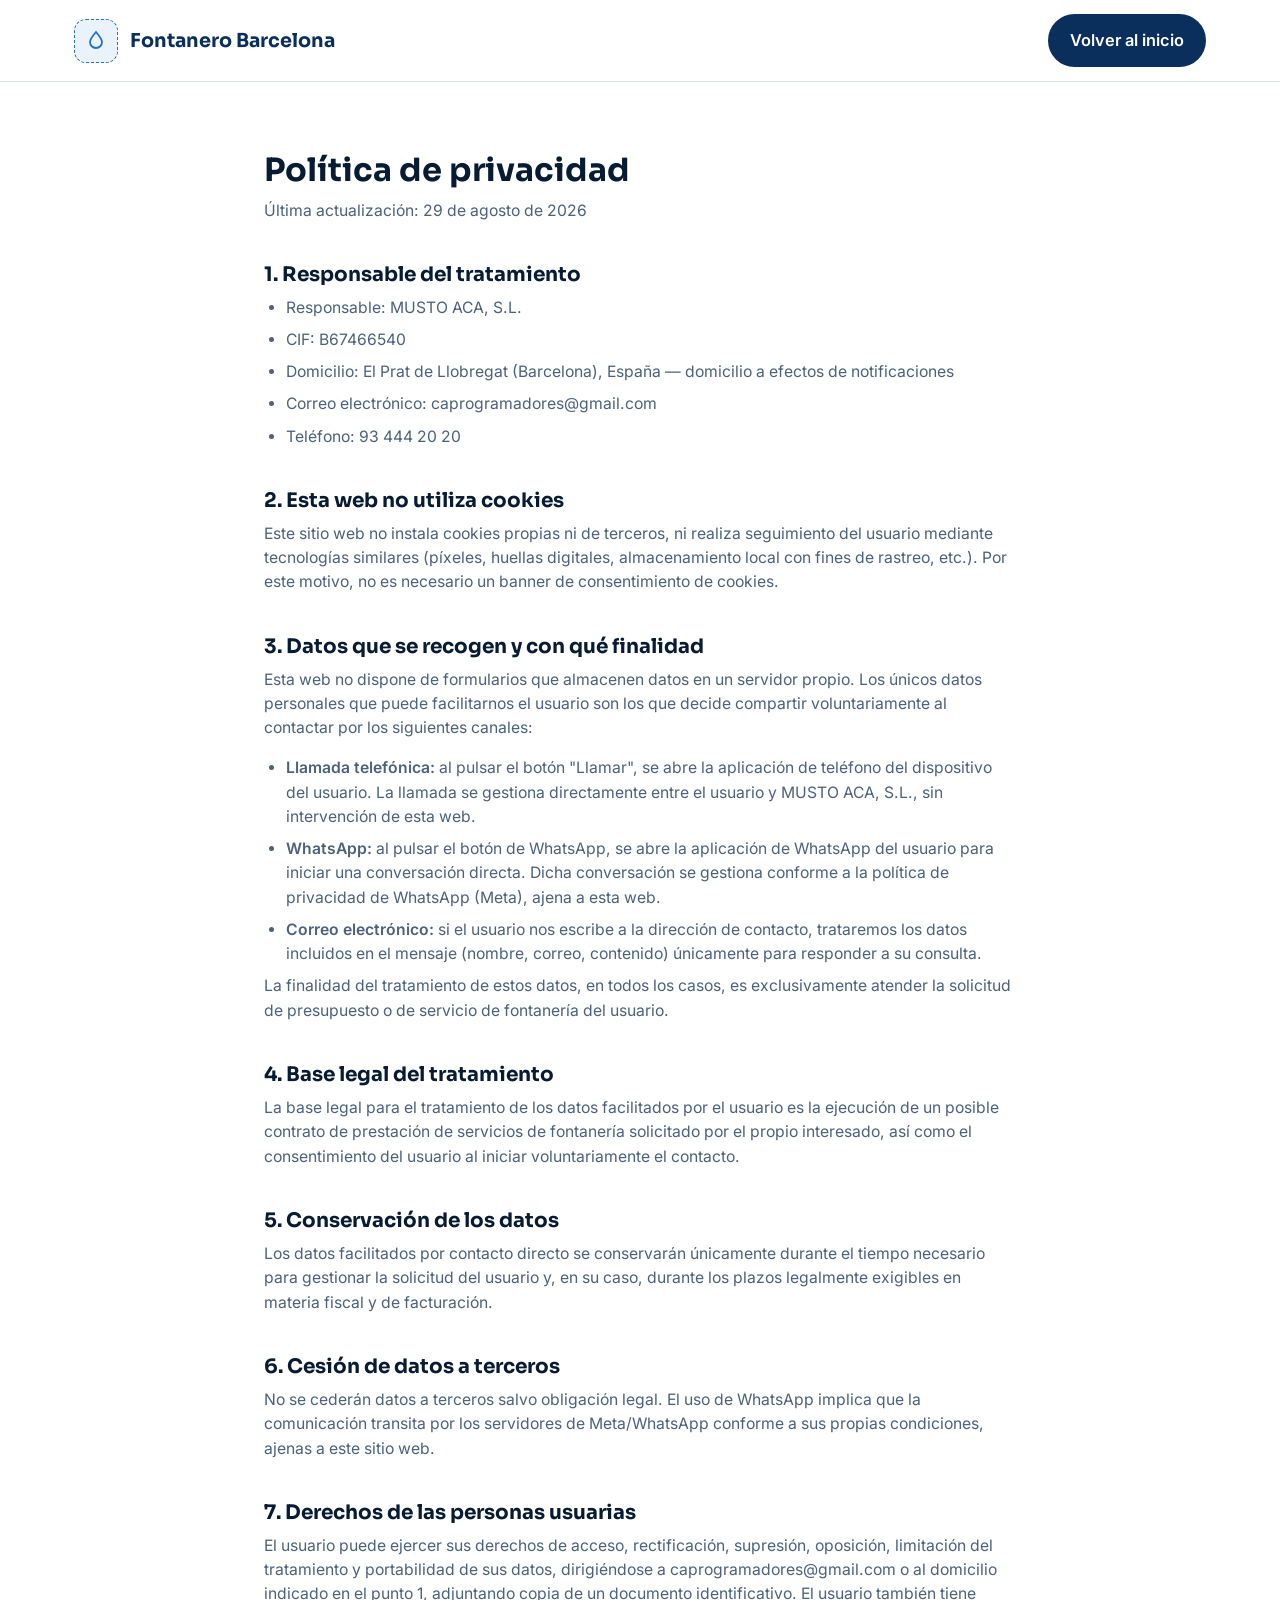
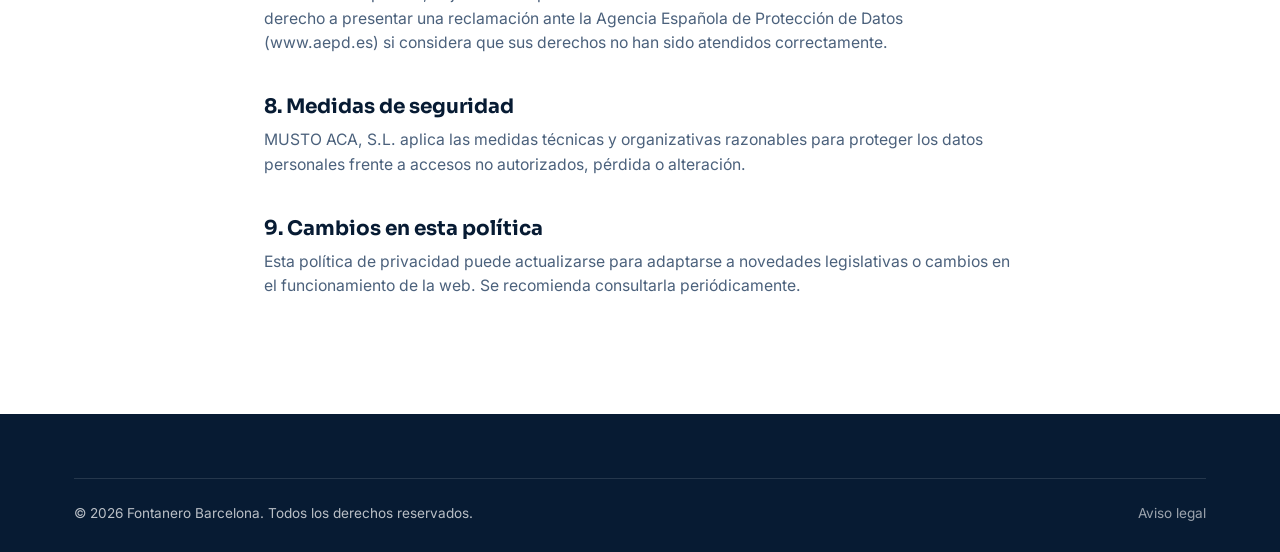
<file: politica-privacidad.html>
<!DOCTYPE html>
<html lang="es">
<head>
<meta charset="UTF-8">
<meta name="viewport" content="width=device-width, initial-scale=1.0">
<title>Política de Privacidad | Fontanero Barcelona</title>
<meta name="description" content="Política de privacidad de Fontanero Barcelona, servicio de fontanería urgente a domicilio en Barcelona.">
<meta name="robots" content="noindex, follow">
<link rel="canonical" href="https://lampisteriabarna.com/politica-privacidad.html">
<link rel="icon" type="image/png" href="images/favicon.png">
<link rel="stylesheet" href="css/styles.css">
</head>
<body>

<header class="header">
  <div class="contenedor header-interior">
    <a href="index.html" class="logo-hueco" aria-label="Fontanero Barcelona — inicio">
      <span class="logo-marca">
        <svg viewBox="0 0 24 24" fill="none" stroke="currentColor" stroke-width="1.8"><path d="M12 3c3 3.5 6 7 6 10a6 6 0 1 1-12 0c0-3 3-6.5 6-10Z"/></svg>
      </span>
      Fontanero Barcelona
    </a>
    <a href="index.html" class="btn btn-oscuro" style="padding:12px 20px;">Volver al inicio</a>
  </div>
</header>

<main class="legal-wrap">
  <h1>Política de privacidad</h1>
  <p class="legal-fecha">Última actualización: 29 de agosto de 2026</p>

  <h2>1. Responsable del tratamiento</h2>
  <ul>
    <li>Responsable: MUSTO ACA, S.L.</li>
    <li>CIF: B67466540</li>
    <li>Domicilio: El Prat de Llobregat (Barcelona), España — domicilio a efectos de notificaciones</li>
    <li>Correo electrónico: caprogramadores@gmail.com</li>
    <li>Teléfono: 93 444 20 20</li>
  </ul>

  <h2>2. Esta web no utiliza cookies</h2>
  <p>Este sitio web no instala cookies propias ni de terceros, ni realiza seguimiento del usuario mediante tecnologías similares (píxeles, huellas digitales, almacenamiento local con fines de rastreo, etc.). Por este motivo, no es necesario un banner de consentimiento de cookies.</p>

  <h2>3. Datos que se recogen y con qué finalidad</h2>
  <p>Esta web no dispone de formularios que almacenen datos en un servidor propio. Los únicos datos personales que puede facilitarnos el usuario son los que decide compartir voluntariamente al contactar por los siguientes canales:</p>
  <ul>
    <li><strong>Llamada telefónica:</strong> al pulsar el botón "Llamar", se abre la aplicación de teléfono del dispositivo del usuario. La llamada se gestiona directamente entre el usuario y MUSTO ACA, S.L., sin intervención de esta web.</li>
    <li><strong>WhatsApp:</strong> al pulsar el botón de WhatsApp, se abre la aplicación de WhatsApp del usuario para iniciar una conversación directa. Dicha conversación se gestiona conforme a la política de privacidad de WhatsApp (Meta), ajena a esta web.</li>
    <li><strong>Correo electrónico:</strong> si el usuario nos escribe a la dirección de contacto, trataremos los datos incluidos en el mensaje (nombre, correo, contenido) únicamente para responder a su consulta.</li>
  </ul>
  <p>La finalidad del tratamiento de estos datos, en todos los casos, es exclusivamente atender la solicitud de presupuesto o de servicio de fontanería del usuario.</p>

  <h2>4. Base legal del tratamiento</h2>
  <p>La base legal para el tratamiento de los datos facilitados por el usuario es la ejecución de un posible contrato de prestación de servicios de fontanería solicitado por el propio interesado, así como el consentimiento del usuario al iniciar voluntariamente el contacto.</p>

  <h2>5. Conservación de los datos</h2>
  <p>Los datos facilitados por contacto directo se conservarán únicamente durante el tiempo necesario para gestionar la solicitud del usuario y, en su caso, durante los plazos legalmente exigibles en materia fiscal y de facturación.</p>

  <h2>6. Cesión de datos a terceros</h2>
  <p>No se cederán datos a terceros salvo obligación legal. El uso de WhatsApp implica que la comunicación transita por los servidores de Meta/WhatsApp conforme a sus propias condiciones, ajenas a este sitio web.</p>

  <h2>7. Derechos de las personas usuarias</h2>
  <p>El usuario puede ejercer sus derechos de acceso, rectificación, supresión, oposición, limitación del tratamiento y portabilidad de sus datos, dirigiéndose a caprogramadores@gmail.com o al domicilio indicado en el punto 1, adjuntando copia de un documento identificativo. El usuario también tiene derecho a presentar una reclamación ante la Agencia Española de Protección de Datos (www.aepd.es) si considera que sus derechos no han sido atendidos correctamente.</p>

  <h2>8. Medidas de seguridad</h2>
  <p>MUSTO ACA, S.L. aplica las medidas técnicas y organizativas razonables para proteger los datos personales frente a accesos no autorizados, pérdida o alteración.</p>

  <h2>9. Cambios en esta política</h2>
  <p>Esta política de privacidad puede actualizarse para adaptarse a novedades legislativas o cambios en el funcionamiento de la web. Se recomienda consultarla periódicamente.</p>
</main>

<footer class="footer">
  <div class="contenedor">
    <div class="footer-linea">
      <span>© <span id="anio-actual">2026</span> Fontanero Barcelona. Todos los derechos reservados.</span>
      <span><a href="aviso-legal.html">Aviso legal</a></span>
    </div>
  </div>
</footer>

<script src="js/script.js"></script>
</body>
</html>
</file>
<file: css/styles.css>
/* ============================================================
   FONTANERO BARCELONA — Sistema de diseño
   Fuentes autoalojadas (sin peticiones externas, sin cookies)
   ============================================================ */

@font-face{font-family:"Sora";src:url("../fonts/sora-latin-600-normal.woff2") format("woff2");font-weight:600;font-style:normal;font-display:swap;}
@font-face{font-family:"Sora";src:url("../fonts/sora-latin-700-normal.woff2") format("woff2");font-weight:700;font-style:normal;font-display:swap;}
@font-face{font-family:"Inter";src:url("../fonts/inter-latin-400-normal.woff2") format("woff2");font-weight:400;font-style:normal;font-display:swap;}
@font-face{font-family:"Inter";src:url("../fonts/inter-latin-500-normal.woff2") format("woff2");font-weight:500;font-style:normal;font-display:swap;}
@font-face{font-family:"Inter";src:url("../fonts/inter-latin-600-normal.woff2") format("woff2");font-weight:600;font-style:normal;font-display:swap;}
@font-face{font-family:"JetBrains Mono";src:url("../fonts/jetbrains-mono-latin-500-normal.woff2") format("woff2");font-weight:500;font-style:normal;font-display:swap;}

:root{
  /* --- Color: familia de azules + un único acento funcional --- */
  --azul-950:#071B33;   /* casi negro-azulado, texto y fondo footer */
  --azul-900:#0A2F5C;   /* azul profundo — marca principal */
  --azul-700:#124C8C;   /* azul medio — hover, degradados */
  --azul-500:#1E73C7;   /* azul de acción secundaria */
  --azul-cian:#12B4C9;  /* cian agua — detalles, iconos, subrayados */
  --azul-050:#EAF3FC;   /* fondo de sección claro */
  --azul-025:#F5F9FE;   /* fondo alterno casi blanco */
  --blanco:#FFFFFF;
  --texto:#0F2540;
  --texto-suave:#4B617C;
  --borde:#D7E5F5;
  --whatsapp:#25D366;   /* verde WhatsApp — reservado solo para botones de WhatsApp */
  --whatsapp-dark:#1DA851;
  --sombra: 0 10px 30px -12px rgba(10,47,92,.35);

  --fuente-display:"Sora",ui-sans-serif,system-ui,sans-serif;
  --fuente-cuerpo:"Inter",ui-sans-serif,system-ui,sans-serif;
  --fuente-datos:"JetBrains Mono",ui-monospace,monospace;

  --radio:14px;
  --contenedor:1180px;
}

*,*::before,*::after{box-sizing:border-box;}
html{scroll-behavior:smooth;}
@media (prefers-reduced-motion: reduce){
  html{scroll-behavior:auto;}
  *,*::before,*::after{animation-duration:.001ms !important;animation-iteration-count:1 !important;transition-duration:.001ms !important;scroll-behavior:auto !important;}
}

body{
  margin:0;
  font-family:var(--fuente-cuerpo);
  color:var(--texto);
  background:var(--blanco);
  line-height:1.55;
  -webkit-font-smoothing:antialiased;
}

img{max-width:100%;display:block;}
a{color:inherit;}
h1,h2,h3,h4{font-family:var(--fuente-display);line-height:1.15;margin:0 0 .5em;color:var(--azul-950);}
p{margin:0 0 1em;}
ul{margin:0;padding:0;}
li{list-style:none;}

.contenedor{max-width:var(--contenedor);margin:0 auto;padding:0 24px;}

a:focus-visible,button:focus-visible,summary:focus-visible{
  outline:3px solid var(--azul-cian);
  outline-offset:3px;
  border-radius:4px;
}

.eyebrow{
  font-family:var(--fuente-datos);
  font-size:.78rem;
  letter-spacing:.14em;
  text-transform:uppercase;
  color:var(--azul-cian);
  display:inline-flex;
  align-items:center;
  gap:8px;
  font-weight:500;
}
.eyebrow::before{
  content:"";
  width:22px;height:2px;background:var(--azul-cian);display:inline-block;border-radius:2px;
}

/* ---------- Botones ---------- */
.btn{
  display:inline-flex;align-items:center;justify-content:center;gap:10px;
  padding:16px 28px;
  border-radius:999px;
  font-family:var(--fuente-cuerpo);
  font-weight:600;
  font-size:1.02rem;
  text-decoration:none;
  border:2px solid transparent;
  cursor:pointer;
  transition:transform .15s ease, box-shadow .15s ease, background-color .15s ease;
  white-space:nowrap;
}
.btn:hover{transform:translateY(-2px);}
.btn-llamar{
  background:var(--blanco);
  color:var(--azul-900);
  box-shadow:var(--sombra);
}
.btn-llamar:hover{box-shadow:0 14px 34px -10px rgba(10,47,92,.5);}
.btn-whatsapp{
  background:var(--whatsapp);
  color:var(--blanco);
  box-shadow:0 10px 26px -10px rgba(37,211,102,.55);
}
.btn-whatsapp:hover{background:var(--whatsapp-dark);}
.btn-outline{
  background:transparent;
  border-color:rgba(255,255,255,.55);
  color:var(--blanco);
}
.btn-outline:hover{border-color:var(--blanco);background:rgba(255,255,255,.08);}
.btn-oscuro{
  background:var(--azul-900);
  color:var(--blanco);
}
.btn-oscuro:hover{background:var(--azul-700);}
.btn-bloque{width:100%;}

.icono-btn{width:20px;height:20px;flex:none;}

/* ---------- Motivo de firma: la "línea de tubería" ---------- */
/* Un trazo continuo con juntas circulares que recorre la página
   marcando el inicio de cada sección, como un esquema de fontanería. */
.linea-tuberia{
  position:absolute;
  left:50%;
  top:-1px;
  transform:translateX(-50%);
  width:2px;
  height:56px;
  background:repeating-linear-gradient(to bottom, var(--azul-cian) 0 6px, transparent 6px 12px);
}
.junta{
  position:absolute;
  left:50%;top:-1px;transform:translate(-50%,-50%);
  width:14px;height:14px;border-radius:50%;
  background:var(--blanco);
  border:3px solid var(--azul-cian);
}
.seccion{position:relative;padding:96px 0;}
.seccion-tubo{padding-top:130px;}

/* ---------- Header ---------- */
.header{
  position:sticky;top:0;z-index:50;
  background:rgba(255,255,255,.92);
  backdrop-filter:blur(10px);
  border-bottom:1px solid var(--borde);
}
.header-interior{
  display:flex;align-items:center;justify-content:space-between;
  padding:14px 24px;gap:16px;
}
.logo-hueco{
  display:flex;align-items:center;gap:12px;
  font-family:var(--fuente-display);font-weight:700;font-size:1.2rem;color:var(--azul-900);
  text-decoration:none;
}
.logo-marca{
  width:44px;height:44px;border-radius:12px;
  background:var(--azul-050);
  border:1.5px dashed var(--azul-500);
  display:flex;align-items:center;justify-content:center;
  color:var(--azul-500);
  flex:none;
  overflow:hidden;
}
.logo-marca svg{width:24px;height:24px;}
.nav-principal{display:flex;gap:28px;align-items:center;}
.nav-principal a{
  text-decoration:none;color:var(--texto);font-weight:500;font-size:.96rem;
  position:relative;padding:6px 0;
}
.nav-principal a::after{
  content:"";position:absolute;left:0;right:0;bottom:0;height:2px;background:var(--azul-cian);
  transform:scaleX(0);transform-origin:left;transition:transform .2s ease;
}
.nav-principal a:hover::after{transform:scaleX(1);}
.header-acciones{display:flex;align-items:center;gap:12px;}
.telefono-header{
  display:flex;align-items:center;gap:8px;
  font-family:var(--fuente-datos);font-weight:500;color:var(--azul-900);
  text-decoration:none;font-size:.98rem;
}
.menu-toggle{
  display:none;background:none;border:none;cursor:pointer;padding:8px;
}
.menu-toggle svg{width:26px;height:26px;color:var(--azul-900);}

/* ---------- Hero ---------- */
.hero{
  background:radial-gradient(ellipse 120% 100% at 50% -10%, var(--azul-700) 0%, var(--azul-900) 45%, var(--azul-950) 100%);
  color:var(--blanco);
  padding:76px 0 90px;
  position:relative;
  overflow:hidden;
}
.hero::before{
  content:"";
  position:absolute;inset:0;
  background-image:
    radial-gradient(circle at 15% 25%, rgba(18,180,201,.18), transparent 40%),
    radial-gradient(circle at 85% 75%, rgba(18,180,201,.12), transparent 45%);
  pointer-events:none;
}
.hero-grid{
  position:relative;z-index:1;
  display:grid;grid-template-columns:1.15fr .85fr;gap:56px;align-items:center;
}
.hero h1{
  color:var(--blanco);
  font-size:clamp(2.1rem, 4vw, 3.35rem);
  margin-bottom:.4em;
  letter-spacing:-.01em;
}
.hero h1 span{color:var(--azul-cian);}
.hero-sub{
  font-size:1.14rem;color:rgba(255,255,255,.86);max-width:52ch;margin-bottom:2em;
}
.hero-acciones{display:flex;flex-wrap:wrap;gap:14px;margin-bottom:2.6em;}
.hero-badges{display:flex;flex-wrap:wrap;gap:22px;}
.hero-badge{display:flex;align-items:center;gap:10px;font-size:.92rem;color:rgba(255,255,255,.85);}
.hero-badge svg{width:20px;height:20px;color:var(--azul-cian);flex:none;}

.hero-panel{
  background:rgba(255,255,255,.06);
  border:1px solid rgba(255,255,255,.18);
  border-radius:20px;
  padding:30px;
  backdrop-filter:blur(6px);
  position:relative;
  z-index:1;
}
.hero-panel-titulo{
  font-family:var(--fuente-display);font-weight:600;color:var(--blanco);
  font-size:1.05rem;margin-bottom:18px;display:flex;align-items:center;gap:10px;
}
.hero-panel-titulo svg{width:22px;height:22px;color:var(--azul-cian);}
.mini-lista{display:flex;flex-direction:column;gap:14px;}
.mini-lista li{
  display:flex;gap:12px;align-items:flex-start;
  color:rgba(255,255,255,.88);font-size:.96rem;
}
.mini-lista svg{width:20px;height:20px;color:var(--azul-cian);flex:none;margin-top:2px;}
.hero-tarifa{
  margin-top:22px;padding-top:20px;border-top:1px dashed rgba(255,255,255,.25);
  display:flex;justify-content:space-between;align-items:baseline;
}
.hero-tarifa-num{font-family:var(--fuente-datos);font-size:1.5rem;color:var(--azul-cian);font-weight:500;}
.hero-tarifa-label{font-size:.85rem;color:rgba(255,255,255,.7);}

/* ---------- Barra de confianza ---------- */
.barra-confianza{
  background:var(--azul-025);
  border-bottom:1px solid var(--borde);
}
.barra-confianza .contenedor{
  display:flex;flex-wrap:wrap;gap:28px;justify-content:space-between;
  padding:22px 24px;
}
.confianza-item{display:flex;align-items:center;gap:10px;color:var(--texto-suave);font-size:.92rem;font-weight:500;}
.confianza-item svg{width:20px;height:20px;color:var(--azul-500);flex:none;}

/* ---------- Servicios ---------- */
.cabecera-seccion{max-width:640px;margin:0 auto 52px;text-align:center;}
.cabecera-seccion h2{font-size:clamp(1.7rem,3vw,2.3rem);}
.cabecera-seccion p{color:var(--texto-suave);font-size:1.05rem;}

.grid-servicios{
  display:grid;grid-template-columns:repeat(3,1fr);gap:24px;
}
.tarjeta-servicio{
  background:var(--blanco);
  border:1px solid var(--borde);
  border-radius:var(--radio);
  padding:30px 26px;
  transition:border-color .2s ease, box-shadow .2s ease, transform .2s ease;
}
.tarjeta-servicio:hover{border-color:var(--azul-cian);box-shadow:var(--sombra);transform:translateY(-4px);}
.tarjeta-servicio .icono-wrap{
  width:52px;height:52px;border-radius:12px;
  background:var(--azul-050);
  display:flex;align-items:center;justify-content:center;
  margin-bottom:18px;
}
.tarjeta-servicio .icono-wrap svg{width:26px;height:26px;color:var(--azul-900);}
.tarjeta-servicio h3{font-size:1.15rem;margin-bottom:.4em;}
.tarjeta-servicio p{color:var(--texto-suave);font-size:.96rem;margin-bottom:0;}

/* ---------- Por qué elegirnos ---------- */
.fondo-claro{background:var(--azul-050);}
.grid-razones{
  display:grid;grid-template-columns:repeat(4,1fr);gap:20px;
}
.tarjeta-razon{
  background:var(--blanco);
  border-radius:var(--radio);
  padding:26px 22px;
  text-align:left;
  border:1px solid var(--borde);
}
.tarjeta-razon .num{
  font-family:var(--fuente-datos);color:var(--azul-cian);font-size:.85rem;font-weight:500;
  display:block;margin-bottom:10px;letter-spacing:.06em;
}
.tarjeta-razon h3{font-size:1.05rem;margin-bottom:.35em;}
.tarjeta-razon p{color:var(--texto-suave);font-size:.92rem;margin-bottom:0;}

/* ---------- Cómo trabajamos (proceso real → sí lleva numeración) ---------- */
.pasos{
  display:grid;grid-template-columns:repeat(4,1fr);gap:0;position:relative;
}
.paso{
  position:relative;padding:0 20px;text-align:center;
}
.paso::before{
  content:"";position:absolute;top:27px;left:calc(-50% + 27px);right:calc(50% + 27px);
  height:2px;background:repeating-linear-gradient(to right, var(--azul-cian) 0 6px, transparent 6px 12px);
}
.paso:first-child::before{display:none;}
.paso-circulo{
  width:54px;height:54px;border-radius:50%;
  background:var(--azul-900);color:var(--blanco);
  display:flex;align-items:center;justify-content:center;
  font-family:var(--fuente-datos);font-weight:500;font-size:1.1rem;
  margin:0 auto 18px;position:relative;z-index:1;
}
.paso h3{font-size:1.02rem;margin-bottom:.35em;}
.paso p{color:var(--texto-suave);font-size:.9rem;margin-bottom:0;}

/* ---------- Zonas Barcelona ---------- */
.grid-zonas{
  display:grid;grid-template-columns:repeat(5,1fr);gap:14px;
}
.chip-zona{
  display:flex;align-items:center;gap:10px;
  background:var(--blanco);border:1px solid var(--borde);border-radius:11px;
  padding:14px 16px;font-weight:500;font-size:.94rem;
}
.chip-zona svg{width:16px;height:16px;color:var(--azul-cian);flex:none;}
.zonas-nota{margin-top:28px;text-align:center;color:var(--texto-suave);font-size:.95rem;}

/* ---------- Testimonios ---------- */
.grid-testimonios{
  display:grid;grid-template-columns:repeat(3,1fr);gap:24px;
}
.tarjeta-testimonio{
  background:var(--blanco);border:1px solid var(--borde);border-radius:var(--radio);
  padding:28px;display:flex;flex-direction:column;gap:16px;
}
.estrellas{display:flex;gap:3px;color:var(--azul-cian);}
.estrellas svg{width:16px;height:16px;}
.tarjeta-testimonio p{color:var(--texto);font-size:.98rem;margin-bottom:0;flex:1;}
.testimonio-autor{display:flex;align-items:center;gap:12px;}
.avatar-inicial{
  width:38px;height:38px;border-radius:50%;background:var(--azul-900);color:var(--blanco);
  display:flex;align-items:center;justify-content:center;font-family:var(--fuente-display);font-weight:600;font-size:.9rem;flex:none;
}
.testimonio-nombre{font-weight:600;font-size:.92rem;}
.testimonio-zona{font-size:.82rem;color:var(--texto-suave);}

/* ---------- FAQ ---------- */
.faq-lista{max-width:820px;margin:0 auto;display:flex;flex-direction:column;gap:12px;}
.faq-item{
  background:var(--blanco);border:1px solid var(--borde);border-radius:12px;overflow:hidden;
}
.faq-item summary{
  cursor:pointer;padding:20px 24px;font-weight:600;font-size:1rem;
  display:flex;justify-content:space-between;align-items:center;gap:16px;
  list-style:none;
}
.faq-item summary::-webkit-details-marker{display:none;}
.faq-item summary .signo{
  flex:none;width:26px;height:26px;border-radius:50%;background:var(--azul-050);color:var(--azul-900);
  display:flex;align-items:center;justify-content:center;font-size:1.1rem;transition:transform .2s ease;
}
.faq-item[open] summary .signo{transform:rotate(45deg);}
.faq-item .faq-respuesta{padding:0 24px 22px;color:var(--texto-suave);font-size:.96rem;}

/* ---------- CTA final ---------- */
.cta-final{
  background:linear-gradient(135deg, var(--azul-900), var(--azul-950));
  color:var(--blanco);text-align:center;border-radius:24px;
  padding:64px 40px;position:relative;overflow:hidden;
}
.cta-final::after{
  content:"";position:absolute;inset:0;
  background:radial-gradient(circle at 80% 20%, rgba(18,180,201,.25), transparent 50%);
}
.cta-final-interior{position:relative;z-index:1;}
.cta-final h2{color:var(--blanco);font-size:clamp(1.6rem,3vw,2.2rem);}
.cta-final p{color:rgba(255,255,255,.82);max-width:52ch;margin:0 auto 30px;}
.cta-final .hero-acciones{justify-content:center;margin-bottom:0;}

/* ---------- Footer ---------- */
.footer{background:var(--azul-950);color:rgba(255,255,255,.72);padding:64px 0 28px;}
.footer-grid{
  display:grid;grid-template-columns:1.4fr 1fr 1fr 1fr;gap:40px;margin-bottom:48px;
}
.footer-marca{display:flex;align-items:center;gap:12px;margin-bottom:16px;}
.footer-marca .logo-marca{background:rgba(255,255,255,.06);border-color:rgba(255,255,255,.3);color:var(--azul-cian);}
.footer-marca span{font-family:var(--fuente-display);color:var(--blanco);font-weight:700;font-size:1.1rem;}
.footer p{font-size:.92rem;line-height:1.6;}
.footer h4{color:var(--blanco);font-size:.88rem;text-transform:uppercase;letter-spacing:.08em;margin-bottom:18px;font-family:var(--fuente-cuerpo);font-weight:600;}
.footer-lista{display:flex;flex-direction:column;gap:11px;}
.footer-lista a{color:rgba(255,255,255,.72);text-decoration:none;font-size:.92rem;}
.footer-lista a:hover{color:var(--blanco);text-decoration:underline;}
.footer-contacto-item{display:flex;align-items:center;gap:10px;font-size:.92rem;margin-bottom:11px;}
.footer-contacto-item svg{width:17px;height:17px;color:var(--azul-cian);flex:none;}
.footer-linea{border-top:1px solid rgba(255,255,255,.12);padding-top:24px;display:flex;justify-content:space-between;flex-wrap:wrap;gap:12px;font-size:.85rem;}
.footer-linea a{color:rgba(255,255,255,.6);text-decoration:none;}
.footer-linea a:hover{color:var(--blanco);}

/* ---------- Barra flotante WhatsApp (escritorio) ---------- */
.whatsapp-flotante{
  position:fixed;right:26px;bottom:26px;z-index:60;
  width:60px;height:60px;border-radius:50%;
  background:var(--whatsapp);color:var(--blanco);
  display:flex;align-items:center;justify-content:center;
  box-shadow:0 12px 28px -8px rgba(37,211,102,.65);
  text-decoration:none;
  transition:transform .15s ease;
}
.whatsapp-flotante:hover{transform:scale(1.07);}
.whatsapp-flotante svg{width:30px;height:30px;}

/* ---------- Barra fija móvil ---------- */
.barra-movil{
  display:none;
  position:fixed;left:0;right:0;bottom:0;z-index:60;
  background:var(--blanco);
  border-top:1px solid var(--borde);
  box-shadow:0 -8px 24px -12px rgba(10,47,92,.25);
  padding:10px 14px;
  gap:10px;
}
.barra-movil .btn{flex:1;padding:14px 10px;font-size:.95rem;}

/* ---------- Utilidades páginas legales ---------- */
.legal-wrap{max-width:800px;margin:0 auto;padding:70px 24px 100px;}
.legal-wrap h1{font-size:2rem;margin-bottom:.3em;}
.legal-fecha{color:var(--texto-suave);font-size:.9rem;margin-bottom:2.4em;}
.legal-wrap h2{font-size:1.25rem;margin-top:2em;}
.legal-wrap p,.legal-wrap li{color:var(--texto-suave);font-size:.98rem;}
.legal-wrap li{list-style:disc;margin-left:1.4em;margin-bottom:.5em;}
.aviso-editar{
  background:#FFF6E5;border:1px solid #F3D79A;color:#7A5B12;
  padding:16px 18px;border-radius:10px;font-size:.9rem;margin-bottom:2em;
}

/* ---------- Página 404 ---------- */
.pagina-404{
  min-height:70vh;display:flex;flex-direction:column;align-items:center;justify-content:center;
  text-align:center;padding:80px 24px;
}
.pagina-404 .codigo{
  font-family:var(--fuente-datos);font-size:5rem;color:var(--azul-050);
  -webkit-text-stroke:2px var(--azul-cian);color:transparent;font-weight:500;
}

/* ============================================================
   RESPONSIVE
   ============================================================ */
@media (max-width: 980px){
  .hero-grid{grid-template-columns:1fr;}
  .grid-servicios{grid-template-columns:repeat(2,1fr);}
  .grid-razones{grid-template-columns:repeat(2,1fr);}
  .grid-testimonios{grid-template-columns:1fr;}
  .grid-zonas{grid-template-columns:repeat(3,1fr);}
  .pasos{grid-template-columns:repeat(2,1fr);row-gap:36px;}
  .paso::before{display:none;}
  .footer-grid{grid-template-columns:1fr 1fr;}
}

@media (max-width: 720px){
  .nav-principal{
    position:fixed;top:73px;left:0;right:0;bottom:0;
    background:var(--blanco);
    flex-direction:column;align-items:flex-start;
    padding:28px 24px;gap:6px;
    transform:translateX(100%);
    transition:transform .25s ease;
    z-index:49;
  }
  .nav-principal.abierto{transform:translateX(0);}
  .nav-principal a{width:100%;padding:14px 0;border-bottom:1px solid var(--borde);font-size:1.05rem;}
  .menu-toggle{display:block;}
  .telefono-header span{display:none;}
  .hero{padding:44px 0 100px;}
  .hero-acciones{flex-direction:column;align-items:stretch;}
  .hero-acciones .btn{width:100%;}
  .seccion{padding:64px 0;}
  .grid-servicios{grid-template-columns:1fr;}
  .grid-razones{grid-template-columns:1fr;}
  .grid-zonas{grid-template-columns:repeat(2,1fr);}
  .barra-confianza .contenedor{justify-content:flex-start;gap:18px 26px;}
  .whatsapp-flotante{display:none;}
  .barra-movil{display:flex;}
  body{padding-bottom:74px;}
  .cta-final{padding:48px 24px;}
  .footer-grid{grid-template-columns:1fr;gap:32px;}
  .footer-linea{flex-direction:column;align-items:flex-start;}
}
</file>
